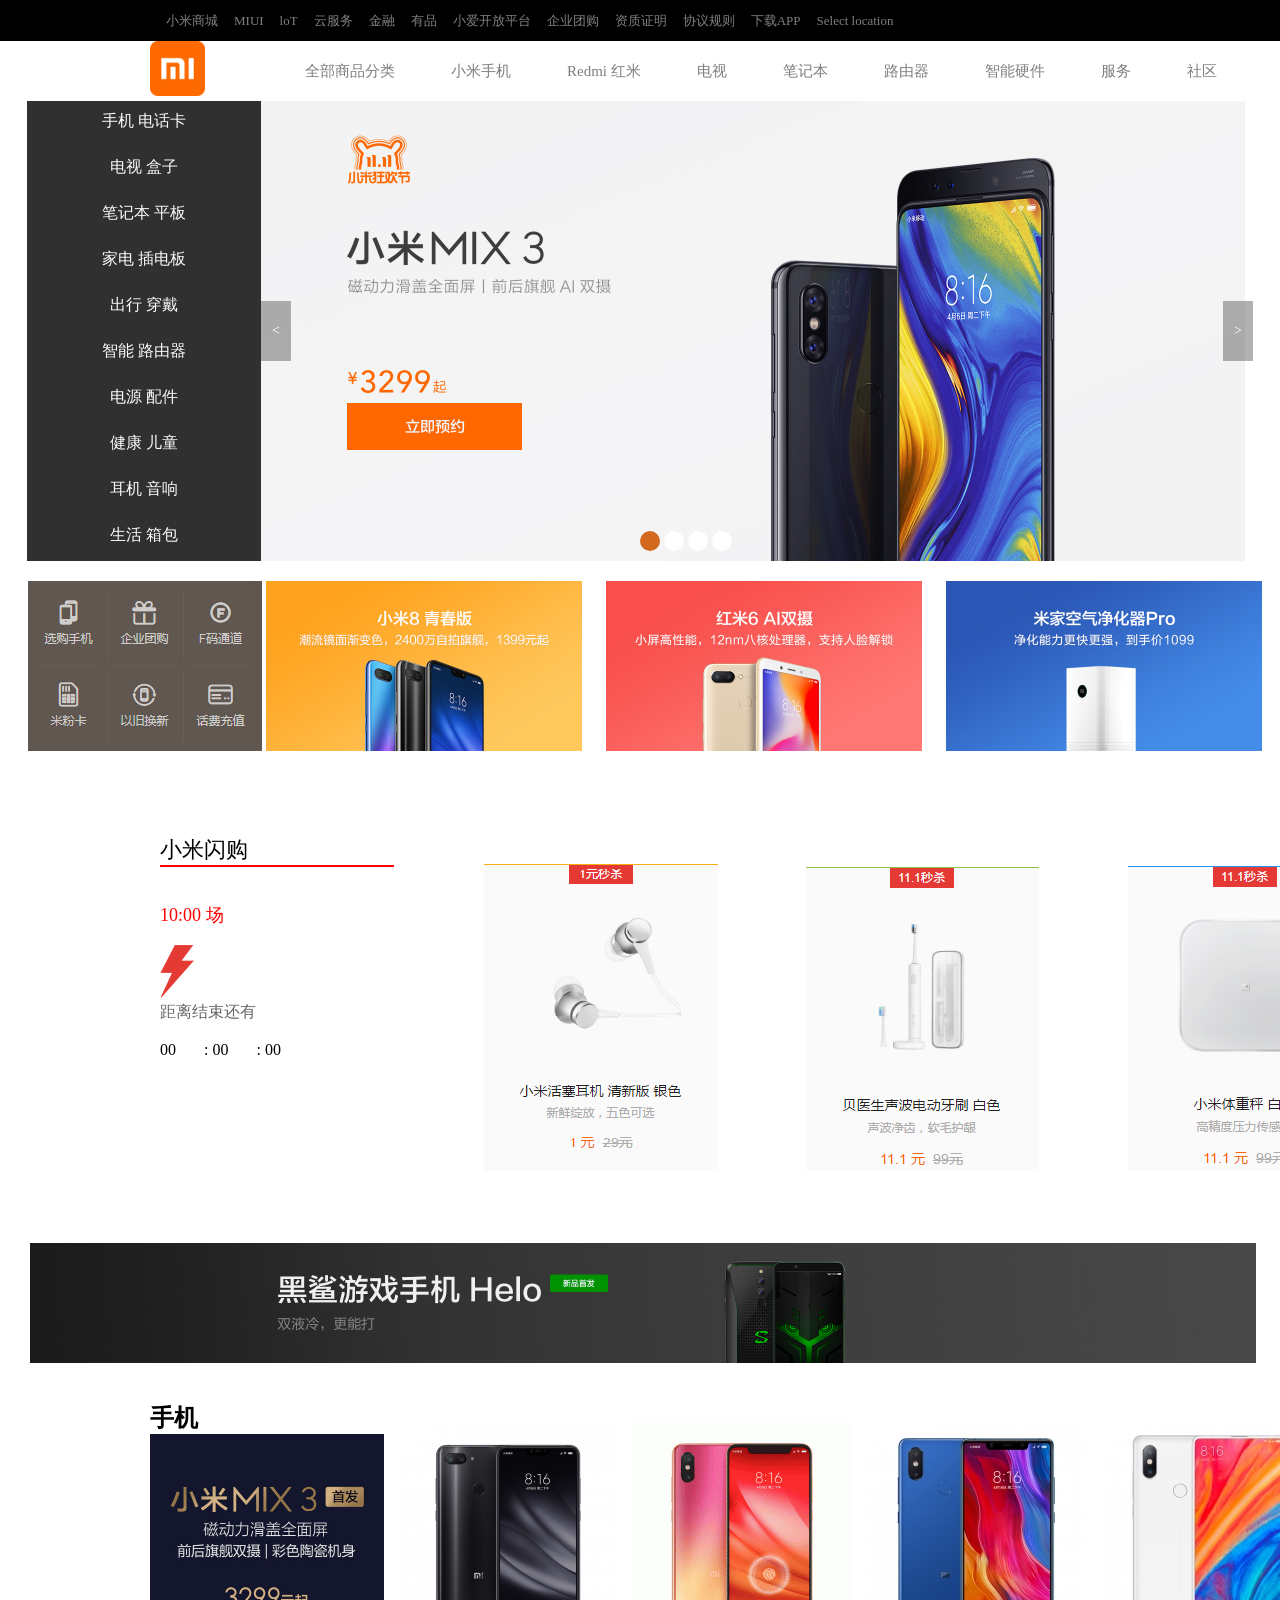
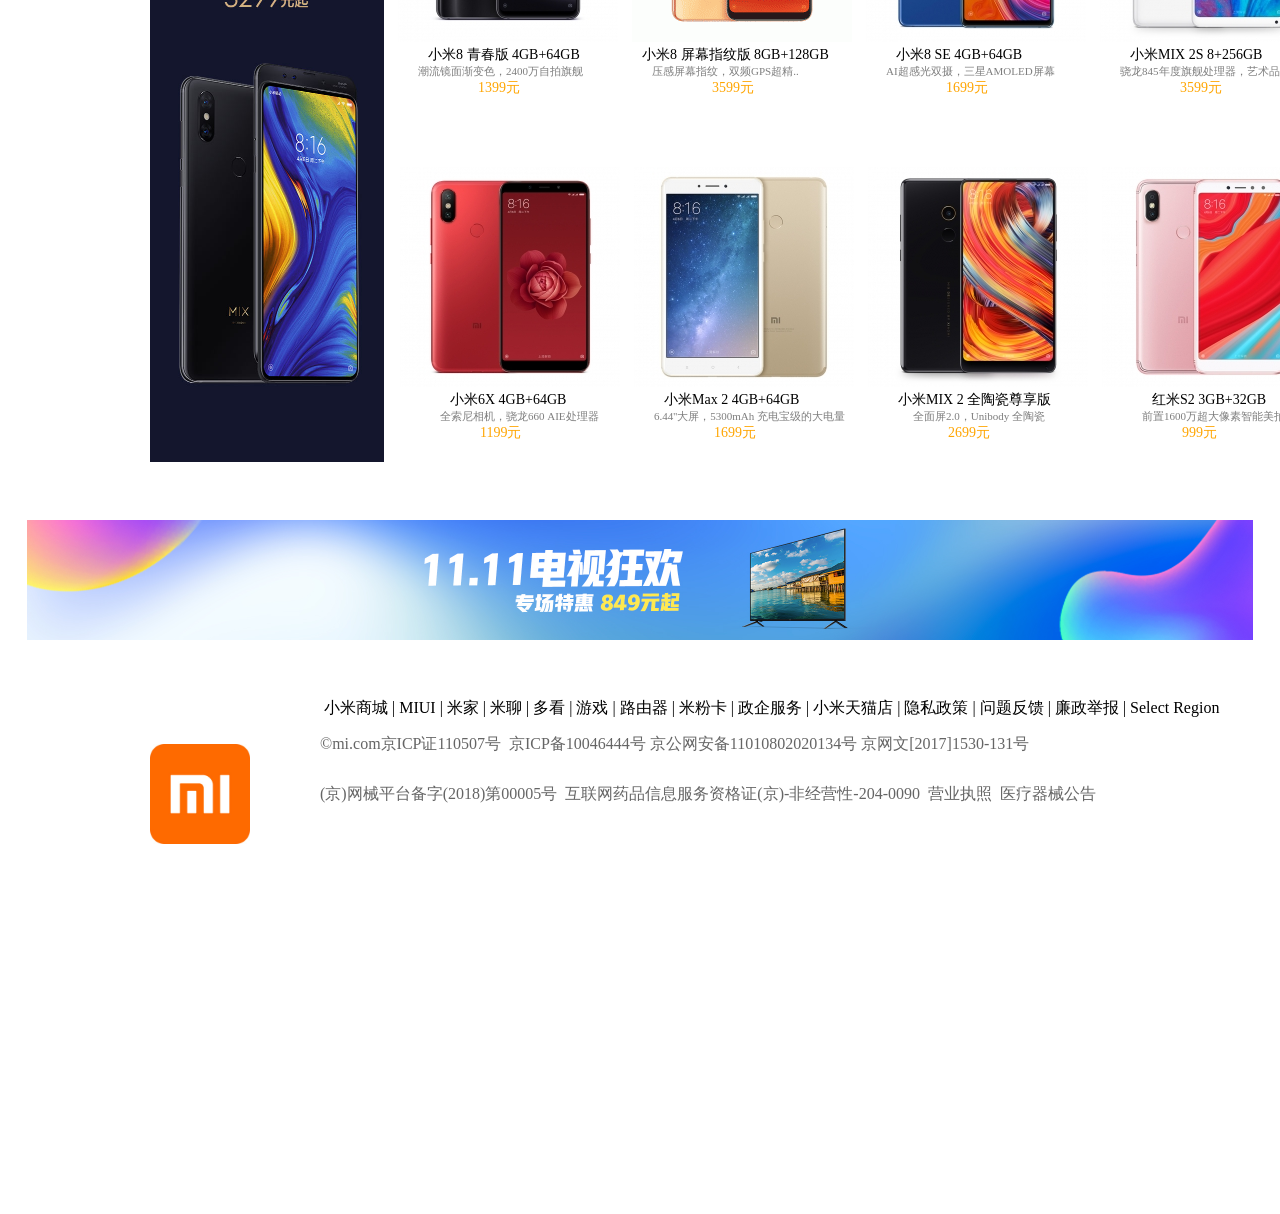
<file: index.html>
﻿<!DOCTYPE html>
<html lang="en" xmlns="style" xmlns="">
<head>

    <meta charset="utf-8" />
    <meta http-equiv="X-UA-Compatible" content="IE=edge">
    <title>小米商城官网</title>
    <meta name="viewport" content="width=device-width, initial-scale=1">
    <link rel="stylesheet" type="text/css" media="screen" href="./css/style.css" />
    <script src="./js/jquery-3.1.1.min.js"></script>

    <style type="text/css">

        *{
            padding: 0;
            margin: 0;
            list-style: none;
        }
        .t1 img{
            width: 1226px;
            height: 460px;
        }
        .s1{
            width: 1226px;
            height: 460px;
            margin: 50px auto;
            position: relative;
            bottom: 50px;
        }
        .s2{
            position: absolute;
            left: 0;
            top: 0;
            width: 234px;
            height: 460px;
            background: #000000;
            z-index:10;
            opacity: 0.8;
        }
        .s2 li{
            width: 234px;
            height: 46px;
            text-align: center;
        }
        .s2 li:hover{
            background-color: chocolate;
        }
        .s2-ul span{
            display: inline-block;
            position: relative;
            top: 10px;
            font-size: 16px;
        }
        .s2-ul a{
            text-decoration: none;
            color: white;
        }
        .s5 img{
            margin-left: 80px;
        }

        .t1 li{
            position: absolute;
            top: 0;
            left: 0;
            display: none;
        }
        .t2 li{
            width: 20px;
            height: 20px;
            background: white;
            font-size: 14px;
            border-radius: 50%;
            text-align: center;
            display: inline-block;
            cursor: pointer;
        }
        .t2 li.active{
            background-color: chocolate;
        }
        .t2{
            position: absolute;
            bottom: 10px;
            left:50%;
        }
        .s1 .anniu{
            width: 30px;
            height: 60px;
            background: rgba(0, 0, 0, 0.3);
            color: white;
            font-size: 14px;
            text-align: center;
            line-height: 60px;
            position: absolute;
            top: 50%;
            margin-top: -30px;
            cursor: pointer;
        }
        .s1 .left{
            left: 234px;
        }
        .s1 .right{
            right: 0;
        }

        .top-right div{
            padding: 20px;
        }
        .top{
            background: black;
            line-height: 40px;
        }
        .top a{
            color: white;
            text-decoration: none;
            font-size: 13px;
            opacity: 0.5;
            padding:6px;
        }
        .top a:hover{
            opacity: 1;
        }
        .s3{
            position: relative;
            bottom: 80px;
            left: 140px;
        }
        .s3-img-1{
            position: relative;
            right: 155px;
        }
        .s3-img-2{
            position: relative;
            right: 155px;
        }
        .s3-img-3{
            position: relative;
            right: 135px;
        }
        .s3-img-4{
            position: relative;
            right: 115px;
        }
        .s4-1{
            width: 234px;
            height: 340px;
            background: white;
            border-top: 2px solid red;
        }
        .s4-headfont{
            font-size: 22px;
        }
        .s4{
            position: relative;
            left: 60px;
        }

        .s6{
            position: relative;
            bottom:260px;
            left: 150px;
        }
        .s6 div{
            display: inline-block;
            position: relative ;
            bottom: 370px;
            margin-left: 10px;
            cursor: pointer;
        }
        .s6 div:hover{
            box-shadow: #000000 1px 1px 5px;
        }
        .s6-2-1,.s6-2-2,.s6-2-3,.s6-2-4{
            position: relative;
            left: 240px;
            top:-300px;
        }

        .list-1{
            position: relative;
            left: 200px;
        }
        .denglu-font{
            position: relative;
            left: 160px;
        }
        #img1{
            position: absolute;
            left: 230px;
        }
        .denglu-font2{
            position: relative;
            display: inline;
            left: 450px;
        }
        .s4-123{
            position: relative;
            left: 100px;
        }

        #foot{
            width: 100%;
            height: 70px;
            display: block;
            position: relative;
            left: 150px;
            bottom: 400px;
        }
        #foot img{
            width: 100px;
            height: 100px;
        }

        #foot div span a{
            text-decoration: none;
        }
        .jiange{
            position: relative;
            left: 170px;
            bottom: 150px;
        }
        #foot div a{
            text-decoration: none;
            color: #000000;
        }
        #foot p a{
            line-height: 50px;
            text-decoration: none;
            color: #000000;
            opacity: 0.6;
        }
        #foot p{
            position: relative;
            left: 170px;
            bottom: 150px;
            display: block;
        }
        #foot p a:hover{
            color: orange;
        }
        #foot div a:hover{
            color: orange;
        }

    </style>
</head>
<body>
<!--轮播代码设置start -->
<script type="text/javascript">
    $(function(){
        //初始化，设置第一个出现的图片和触碰点
        $(".t1 li").first().show();
        $(".t2 li").first().addClass("active");
//鼠标悬停事件，排斥其他按钮
        $(".t2 li").mouseover(function(){
            //悬停时
            clearInterval(t);
            $(this).addClass("active").siblings("li").removeClass("active");
            var index=$(this).index();//获取索引

            i=index;

            $(".t1 li").eq(index).fadeIn().siblings("li").fadeOut();//筛选淡入其余淡出
        })
//定时自动 setInterval(所执行方法函数，毫秒)
//所设定时间为3000毫秒,即3秒一次
        var i=0;
        var t = setInterval(move,3000);

        function move(){//一次定义函数多次使用
            i++;
            if(i==4){
                i=0;//判断循环到四张图的时候回到第一图重新播放
            }
            $(".t2 li").eq(i).addClass("active").siblings("li").removeClass("active");
            $(".t1 li").eq(i).fadeIn().siblings().fadeOut();//筛选淡入
        }

        function moveleft(){//一次定义函数多次使用(向左的滑板)
            i--;
            if(i==-1){
                i=3;//判断循环到四张图的时候回到第一图重新播放
            }
            $(".t2 li").eq(i).addClass("active").siblings("li").removeClass("active");
            $(".t1 li").eq(i).fadeIn().siblings().fadeOut();//筛选淡入
        }




        $(".s1").hover(function(){
            clearInterval(t);//鼠标移入停止
        },function(){
            t = setInterval(move,2000);//鼠标移出继续动
        })

        $(".s1 .right").click(function(){
            move();
        })
//点击左边箭头执行的动画
        $(".s1 .left").click(function(){
            moveleft();
        })
    })
 //轮播代码设置end



    //下拉菜单开始
    $(document).ready(function(){
        $("#img1").hide();
    })
    $(document).ready(function(){
        $(".click1").click(function(){
            $("#img1").slideToggle();
        })
    });
</script>
<div class="top">
    <div class="denglu-font">
        <a href="#" id="dingbuhome">小米商城</a>
        <a href="#">MIUI</a>
        <a href="#">loT</a>
        <a href="#">云服务</a>
        <a href="#">金融</a>
        <a href="#">有品</a>
        <a href="#">小爱开放平台</a>
        <a href="#">企业团购</a>
        <a href="#">资质证明</a>
        <a href="#">协议规则</a>
        <a href="#">下载APP</a>
        <a href="#">Select location</a>
        <div class="denglu-font2">
            <a href="login.html" class="dengLu">登录</a>
            <a href="register.html" class="zhuche">注册</a>
            <a href="#" class="xiaoxi">消息通知</a>
        </div>
    </div>


</div>
<div class="list-1">
    <ul class="list-ul-2" style="position: relative;right: 190px;">
        <li><img src="img/timg.jpg" width="55px" height="55px" class="img-logo"/></li>
        <li><a href="#">全部商品分类</a></li>
        <li><a href="#" class="click1">小米手机</a></li>
        <li><a href="#">Redmi 红米</a></li>
        <li><a href="tv4c.html">电视</a></li>
        <li><a href="bijibenmenu.html">笔记本</a></li>
        <li><a href="#">路由器</a></li>
        <li><a href="#">智能硬件</a></li>
        <li><a href="#">服务</a></li>
        <li><a href="#">社区</a></li>
    </ul>
</div>

<!--下拉菜单开始-->
<div id="img1" style="z-index: 999; display: inline;position: absolute;left: 100px;">
    <ul>
        <li>
            <div id="img1-1">
                <a href="mix3.html" style="text-decoration: none;">
                    <img src="img/mix3-320.png" width="130px" height="100px"/>
                    <p style="font-size: 12px; color: #000000;">小米MIX3</p>
                    <p style="font-size: 11px; color: #FFA500;">3299元起</p>
                </a>
            </div>
        </li>
        <li>
            <div id="img1-2" >

                <a href="#" style="text-decoration: none;">
                    <img src="img/pc-320-220-mi8.png" width="130px" height="100px"/>

                    <p style="font-size: 12px;">小米8 青春版</p>
                    <p style="font-size: 11px; color: #FFA500;">1399元起</p>
                </a>
            </div>
        </li>
        <li>
            <div id="img1-3">
                <a href="mi8.html" style="text-decoration: none;">
                    <img src="img/pingmu-320.png" width="130px" height="100px"/>
                    <p style="font-size: 12px;">小米8 屏幕指纹版</p>
                    <p style="font-size: 11px; color: #FFA500;">3199元起</p>
                </a>
            </div>
        </li>
        <li>
            <div id="img1-4" style="text-decoration: none;">
                <a href="#"  style="text-decoration: none;">
                    <img src="img/qingchun-320.png" width="130px" height="100px"/>
                    <p style="font-size: 12px;">小米8</p>
                    <p style="font-size: 11px; color: #FFA500;">2699元起</p>
                </a>
            </div>
        </li>
    </ul>
</div>



<div class="s1">
    <!--轮播区左边的导航区-->
    <div class="s2">
        <ul class="s2-ul">
            <a href="mix3.html"><li><span>手机 电话卡</span></li></a>
            <a href="tv4c.html"><li><span>电视 盒子</span></li></a>
            <a href="bijibenmenu.html"><li><span>笔记本 平板</span></li></a>
            <a href="#"><li><span>家电 插电板</span></li></a>
            <a href="#"><li><span>出行 穿戴</span></li></a>
            <a href="#"><li><span>智能 路由器</span></li></a>
            <a href="#"><li><span>电源 配件</span></li></a>
            <a href="#"><li><span>健康 儿童</span></li></a>
            <a href="#"><li><span>耳机 音响</span></li></a>
            <a href="#"><li><span>生活 箱包</span></li></a>
        </ul>
    </div>
    <!--轮播区左边的导航区end-->


    <!--轮播页面-->
    <div class="t1">
        <ul>
            <li><a href="./mix3.html"><img src="./img/1.jpg"  alt=""></a></li>
            <li><a href="#"><img src="./img/2.jpg" alt=""></a></li>
            <li><a href="#"><img src="./img/4.jpg" alt=""></a></li>
            <li><a href="#"><img src="./img/3s.jpg" alt=""> </a> </li>
        </ul>
        <style>
            .t1-1{
                background-color: white;
            }
        </style>
        <div class="t1-1">
        </div>

    </div>
    <div class="t2">
        <ul>
            <li>&nbsp;</li>
            <li>&nbsp;</li>
            <li>&nbsp;</li>
            <li>&nbsp;</li>
        </ul>
    </div>
    <div class="anniu left">
        <
    </div>
    <div class="anniu right">
        >
    </div>
    <!--轮播页面end-->

</div>
<!--轮播图下面一列-->
<div class="s3" align="center">
    <a href="#"><img src="img/left-img.png" alt="" width="234px" height="170x" class="s3-img-1"></a>
    <a href="mi8.html"><img src="img/xmad_1.jpg" alt="" width="316px" height="170x" class="s3-img-2"></a>
    <a href="#"><img src="img/xmad_2.jpg" alt="" width="316px" height="170x" class="s3-img-3"></a>
    <a href="AirPurifierPro.html"><img src="img/xmad_3.jpg" alt="" width="316px" height="170x" class="s3-img-4"></a>
</div>
<!--轮播图下面一列end-->



<!--小米闪购-->
<div class="s4-123">
    <div class="s4">
        <p class="s4-headfont" style="display: inline-block;">小米闪购</p>
        <div class="s4-1" >
            <br>
            <br>
            <p style="color: red;font-size: 18px">10:00&nbsp;场</p>
            <br>
            <img src="./img/flashpurchase.png" alt="">
            <br>
            <p style="color: black;opacity: 0.6;">距离结束还有</p>
            <br>
            <p style="display: inline-block;color: black;width: 40px;height: 40px;">00</p>
            <p style="display: inline-block">:</p>
            <p style="display: inline-block;color: black;width: 40px;height: 40px;">00</p>
            <p style="display: inline-block">:</p>
            <p style="display: inline-block;color: black;width: 40px;height: 40px;">00</p>
        </div>

    </div>


    <div class="s5" style="position: relative; bottom: 345px ;left:300px">
        <a href="#"><img src="./img/shangou1.png" alt=""></a>
        <a href="#"><img src="./img/shangou2.png" alt=""></a>
        <a href="#"><img src="./img/shangou3.png" alt=""></a>
        <div style="text-align: center">
            <br>
            <img src="./img/heisha.jpg" alt="" width="1226px" height="120px" style="position: relative; right: 450px ;top:50px;cursor: pointer;">
        </div>
    </div>
</div>
<!--小米闪购end-->



<!--手机区-->
<div class="s6">
    <h2>手机</h2>
    <a href="mix3.html"><img src="./img/shoujileft.jpg" alt="" width="234px" height="628px" style=""></a>

    <div class="s6-1">
        <img src="./img/shouji1.jpg" alt="">
        <p style="position: relative;left: 30px;font-size: 14px">小米8 青春版 4GB+64GB</p>
        <p style="font-size:11px;color:black;opacity: 0.5;position: relative;left:20px;">潮流镜面渐变色，2400万自拍旗舰</p>
        <p style="font-size: 14px;position:relative;left: 80px;color: #FFA500">1399元</p>
    </div>
    <div class="s6-2">
        <img src="./img/shouji2.png" alt="">
        <p style="position: relative;left: 10px;font-size: 14px">小米8 屏幕指纹版 8GB+128GB</p>
        <p style="font-size:11px;color:black;opacity: 0.5;position: relative;left:20px;">压感屏幕指纹，双频GPS超精..</p>
        <p style="font-size: 14px;position:relative;left: 80px;color: #FFA500">3599元</p>
    </div>
    <div class="s6-3">
        <img src="./img/shouji3.jpg" alt="">
        <p style="position: relative;left: 30px;font-size: 14px">小米8 SE 4GB+64GB</p>
        <p style="font-size:11px;color:black;opacity: 0.5;position: relative;left:20px;">AI超感光双摄，三星AMOLED屏幕</p>
        <p style="font-size: 14px;position:relative;left: 80px;color: #FFA500">1699元</p>
    </div>
    <div class="s6-4">
        <img src="./img/shouji4.jpg" alt="">
        <p style="position: relative;left: 30px;font-size: 14px;">小米MIX 2S 8+256GB</p>
        <p style="font-size:11px;color:black;opacity: 0.5;position: relative;left:20px;">骁龙845年度旗舰处理器，艺术品般陶..</p>
        <p style="font-size: 14px;position:relative;left: 80px;color: #FFA500">3599元</p>
    </div>
    <br>
    <div class="s6-2-1">
        <img src="./img/shouji5.jpg" alt="">
        <p style="position: relative;left: 50px;font-size: 14px;">小米6X 4GB+64GB</p>
        <p style="font-size:11px;color:black;opacity: 0.5;position: relative;left:40px;">全索尼相机，骁龙660 AIE处理器</p>
        <p style="font-size: 14px;position:relative;left: 80px;color: #FFA500">1199元</p>
    </div>
    <div class="s6-2-2">
        <img src="./img/shouji6.jpg" alt="">
        <p style="position: relative;left: 30px;font-size: 14px;">小米Max 2 4GB+64GB</p>
        <p style="font-size:11px;color:black;opacity: 0.5;position: relative;left:20px;">6.44''大屏，5300mAh 充电宝级的大电量</p>
        <p style="font-size: 14px;position:relative;left: 80px;color: #FFA500">1699元</p>
    </div>
    <div class="s6-2-3">
        <img src="./img/shouji7.jpg" alt="">
        <p style="position: relative;left: 30px;font-size: 14px;">小米MIX 2 全陶瓷尊享版</p>
        <p style="font-size:11px;color:black;opacity: 0.5;position: relative;left:45px;">全面屏2.0，Unibody 全陶瓷</p>
        <p style="font-size: 14px;position:relative;left: 80px;color: #FFA500">2699元</p>
    </div>
    <div class="s6-2-4">
        <img src="./img/shouji8.jpg" alt="">
        <p style="position: relative;left: 50px;font-size: 14px;">红米S2 3GB+32GB</p>
        <p style="font-size:11px;color:black;opacity: 0.5;position: relative;left:40px;">前置1600万超大像素智能美拍</p>
        <p style="font-size: 14px;position:relative;left: 80px;color: #FFA500">999元</p>
    </div>
</div>
<br>
<div style="text-align: center">
    <img src="./img/dianshi.jpg" alt="" width="1226px" height="120px" style="position: relative; bottom: 500px" >
</div>

<!--手机区end-->




<!--版权信息-->
<div id="foot">
    <img src="img/timg.jpg"/>
    <div class="jiange"><a href="#dingbuhome">&nbsp;小米商城&nbsp;</a>|<a href="">&nbsp;MIUI&nbsp;</a>|<a href="">&nbsp;米家&nbsp;</a>|<a href="">&nbsp;米聊&nbsp;</a>|<a href="">&nbsp;多看&nbsp;</a>|<a href="">&nbsp;游戏&nbsp;</a>|<a href="">&nbsp;路由器&nbsp;</a>|<a href="">&nbsp;米粉卡&nbsp;</a>|<a href="">&nbsp;政企服务&nbsp;</a>|<a href="">&nbsp;小米天猫店&nbsp;</a>|<a href="">&nbsp;隐私政策&nbsp;</a>|<a href="">&nbsp;问题反馈&nbsp;</a>|<a href="">&nbsp;廉政举报&nbsp;</a>|<a href="">&nbsp;Select Region&nbsp;</a></div>
    <p>
        <a href="">&copy;<span>mi.com</span>京ICP证110507号</a>&nbsp;
        <a href="">京ICP备10046444号</a>&nbsp;<a href="">京公网安备11010802020134号</a>&nbsp;<a href="">京网文[2017]1530-131号</a>
    </p>
    <p>
        <a href="">(京)网械平台备字(2018)第00005号</a>&nbsp;
        <a href="">互联网药品信息服务资格证(京)-非经营性-204-0090</a>&nbsp;
        <a href="">营业执照</a>&nbsp;
        <a href="">医疗器械公告</a>
    </p>
</div>
</body>
</html>
</file>
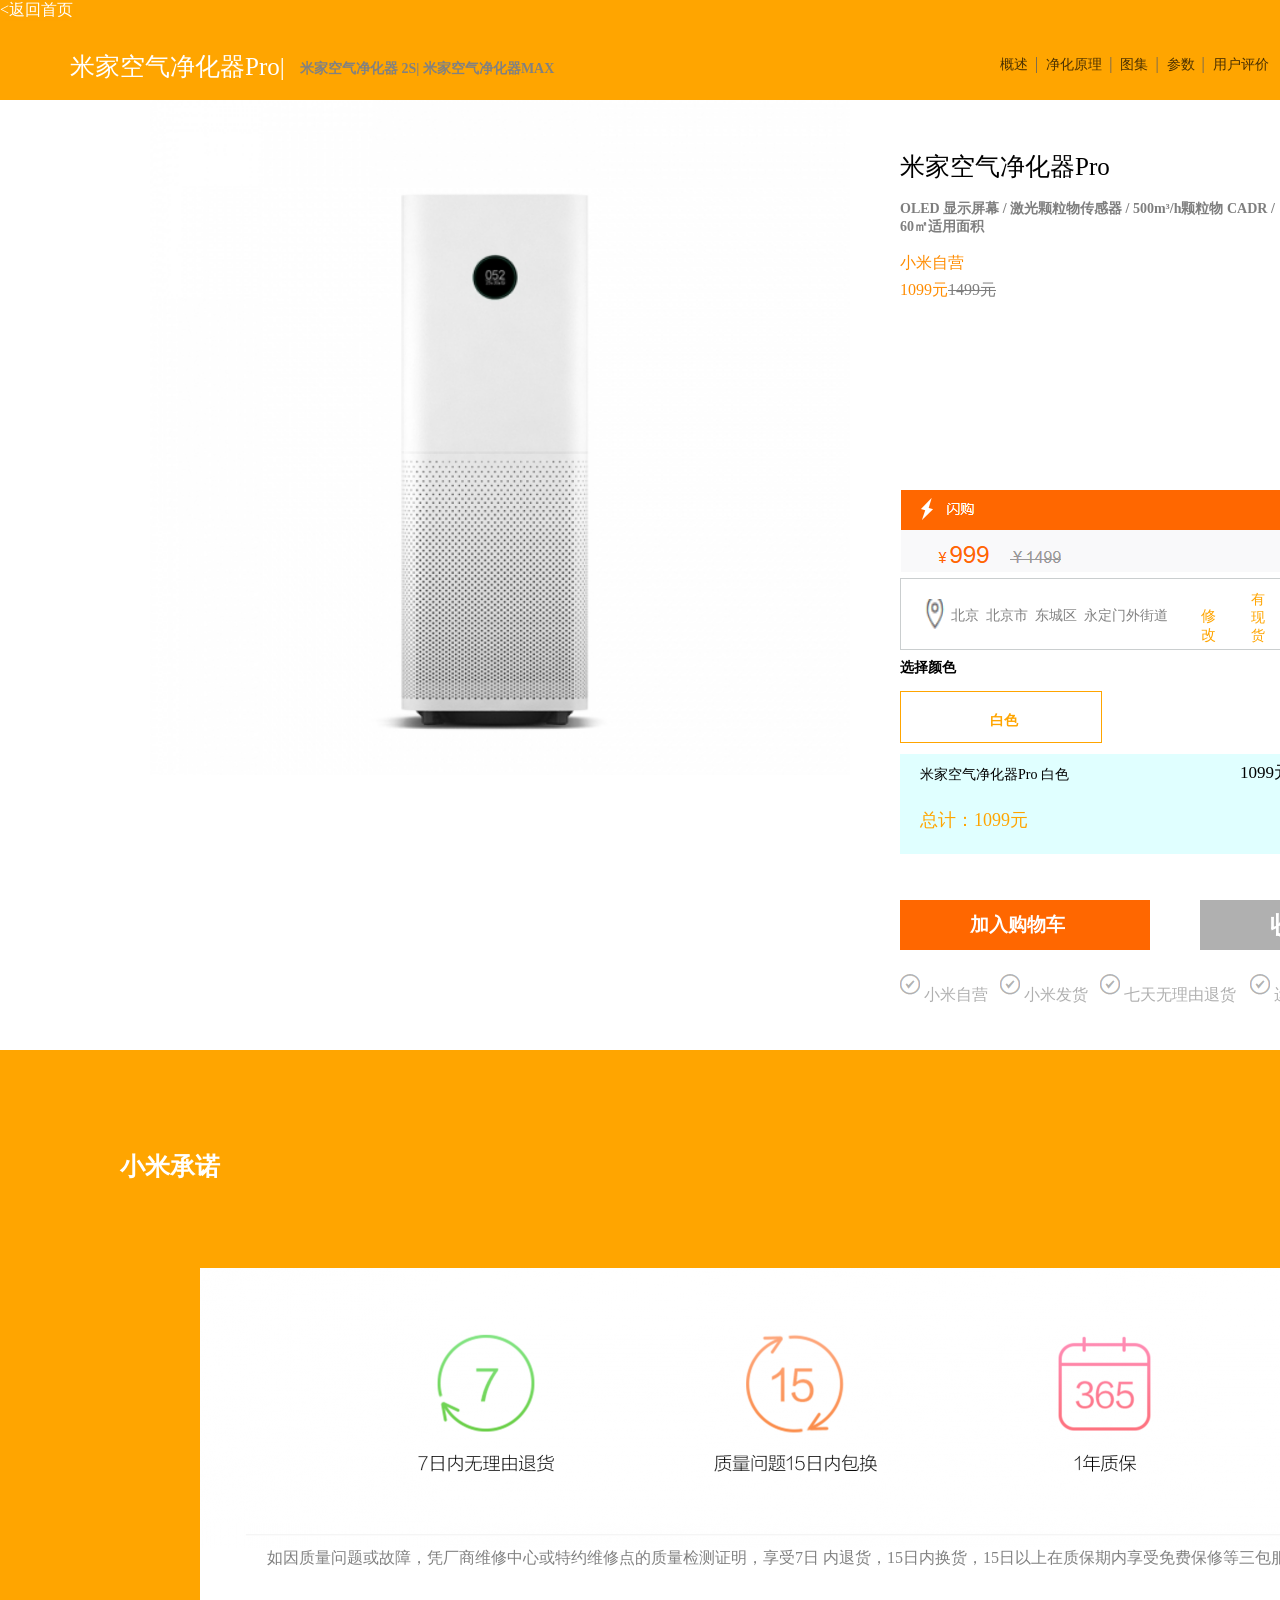
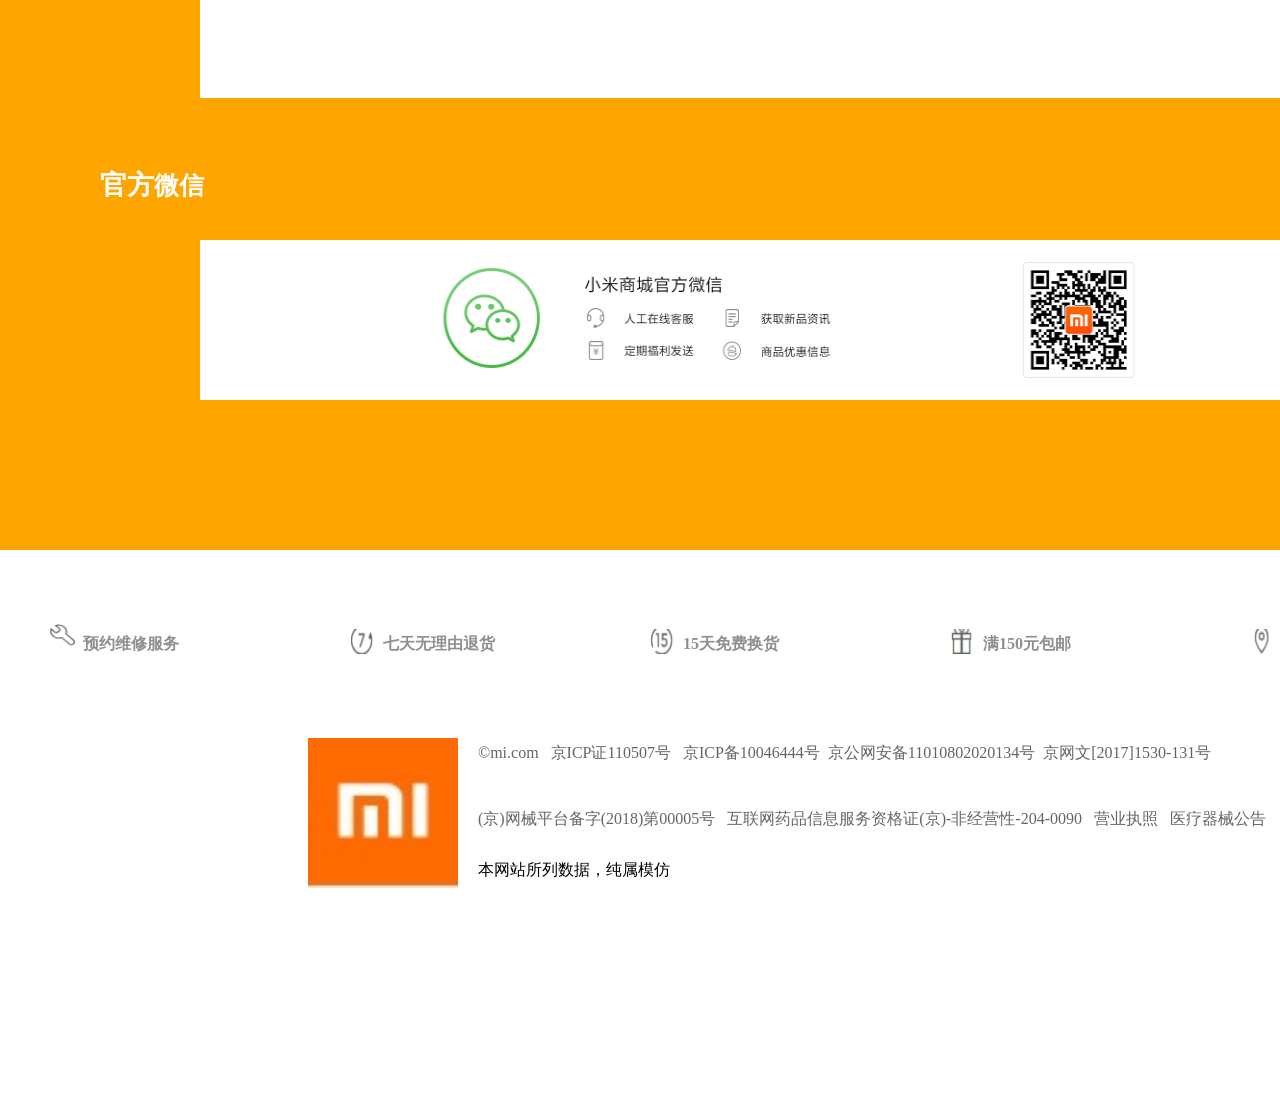
<file: AirPurifierPro.html>
<!DOCTYPE html>
<html lang="en">
	<head>
		<meta charset="UTF-8">
		<title></title>
		<style type="text/css">
			#box1{
				width: 100%;
				height: 100px;
				background:orange;
				position: fixed;
				top: 0;
				left: 0;
				text-decoration: none;
				z-index: 5;
			}
			div:nth-of-type(1){
				display: inline;
				position: fixed;
				right: 0;
				top: 0;
			}
			div:nth-of-type(1) h1{
				font-size: 25px;
				display: inline;
				color: white;
				font-weight: initial;
				position: absolute;
				left: 70px;
				bottom: 0px;
			}
			div:nth-of-type(1) h2{
				font-size: 14px;
				display: inline;
				position: absolute;
				left: 300px;
				bottom: 10px;
			}
			div:nth-of-type(1) h2 a{
				color: #818181;
				text-decoration: none;
			}
			div:nth-of-type(1) a:hover{
				color: white;
			}
			div:nth-of-type(1) p{
				display: inline;
				color: #616161;
				position: absolute;
				left: 1000px;
				bottom: 10px;
			}
			div:nth-of-type(1) p a{
				color: #000000;
				font-size: 14px;
				opacity: 0.7;
				text-decoration: none;
			}
			div:nth-of-type(1) span a{
				border: 5px;
				background-color: orange;
				text-decoration: none;
				border-radius: 1px;
				box-shadow: 2px 2px 2px orange;
				color: white;
			}
			div:nth-of-type(1) span a:hover{
				color: white;
				background-color:white;
			}
			#zonghezhang{
				width: 100%;
				height: 2300px;
			}
			#jing{
				display: inline-block;
				width: 100%;
				height: 800px;
				position: absolute;
				bottom: -450px;
				left: 0px;
			}
			#jing img{
				width: 700px;
				height: 700px;
				position: absolute;
				bottom: 25px;
				left: 150px;
				transition: all 0.5s ease-in-out;
			}
			#jing img:hover{
				transform: rotate(0deg) scale(1.05);
			}
			#jing h1{
				position:absolute;
				bottom: 600px;
				left: 900px;
				color: black;
			}
			#jing h3{
				position:absolute;
				bottom: 550px;
				left: 900px;
				font-size: 14px;
				color: #000000;
				opacity: 0.5;
			}
			#jing p{
				position:absolute;
				bottom:510px;
				left: 900px;
				font-size: 16px;
				color: darkorange;
			}
			.sanchuxian{
				width: 300px;
				height: 20px;
				position:absolute;
				bottom:500px;
				left: 900px;
				font-size: 16px;
				color: darkorange;
			}
			.sanchuxian img{
				width: 500px;
				height: 70px;
				position: absolute;
				bottom: -150px;
			}
			.sanchuxian span{
				color: #000000;
				opacity: 0.5;
				text-decoration: line-through;
			}
			.sanchuxian2{
				width: 300px;
				height: 20px;
				position:absolute;
				bottom:390px;
				left: 900px;
			}
			#dizhi{
				width: 400px;
				height: 70px;
				background-color: white;
				border: 1px #CACECF solid;
				position: absolute;
				bottom: 250px;
				left: 900px;
			}
			#dizhi img{
				width: 30px;
				height: 30px;
				position: absolute;
				left: 20px;
				bottom: 20px;
			}
			#dizhi p{
				font-size: 14px;
				color: #818181;
				position: absolute;
				left: 50px;
				bottom: 10px;
			}
			#dizhi span{
				color: orange;
				position: absolute;
				left: 300px;
				bottom: -20px;
			}
			#dizhi a{
				font-size: 15px;
				color: orange;
				text-decoration: none;
				position: absolute;
				left: 250px;
				bottom: -20px;
			}
			#dizhi a:hover{
				color: yellow;
			}
			#yanse{
				width: 250px;
				height: 100px;
				font-size: 14px;
				font-weight: initial;
				position: absolute;
				bottom: 150px;
				left: 900px;
			}
			#yanse h1{
				font-size: 14px;
			}
			#yanse p{
				width: 200px;
				height: 50px;
				border: 1px orange solid;
				background-repeat: no-repeat;
				background-size: 20px 30px;
				background-position: 50px;
			}
			#yanse p a{
				font-size: 14px;
				font-weight: bold;
				color: orange;
				text-decoration: none;
				position: absolute;
				left: 90px;
				bottom: 20px;
				transition: all 0.5s ease-in-out;
				cursor: pointer;
			}
			#yanse p a:hover{
				transform: rotate(0deg) scale(1.5);
				color: #FF6700;
			}
			#zongji{
				width: 500px;
				height: 100px;
				position: absolute;
				bottom: 150px;
				left: 900px;
			}
			.jihe{
				width: 500px;
				height: 100px;
				border: 0px orange solid;
				background-color: lightcyan;
				position: absolute;
				bottom: -120px;
				left: 0px;
			} 
			.jihe a{
				font-size: 14px;
				position: absolute;
				left: 20px;
				bottom: 70px;
			}
			.jihe a:nth-of-type(2){
				font-size: 17px;
				position: absolute;
				left: 340px;
				bottom: 70px;
			}
			.jihe a span{
				font-size: 17px;
				position: absolute;
				left:80px;
				bottom: 0px;
				text-decoration: line-through;
			}
			.hedazi{
				font-size: 18px;
				color: orange;
				position: absolute;
				left: 20px;
				bottom: -100px;
			}
			#gouwu{
				width: 250px;
				height: 50px;
				background-color: #FF6700;
				position: absolute;
				bottom: -50px;
				left: 900px;
			}
			#gouwu h3{
				width: 250px;
				height: 50px;
				border: 0px orange solid;
				position: absolute;
				bottom: -20px;
			}
			#gouwu h3 p{
				position: absolute;
				bottom: -5px;
				left: 70px;
			}
			#gouwu h3 p a{
				color: white;
				text-decoration: none;
			}
			#gouwu h3 p a:hover{
				color: #FFFF00;
			}
			#shoucang{
				width: 200px;
				height: 50px;
				background-color: #B0B0B0;
				position: absolute;
				bottom: -50px;
				left: 1200px;
			}
			#shoucang h2{
				width: 200px;
				height: 50px;
				border: 0px orange solid;
				position: absolute;
				bottom: -20px;
			}
			#shoucang h2 p{
				position: absolute;
				bottom: -15px;
				left: 70px;
			}
			#shoucang h2 p a{
				color: white;
				text-decoration: none;
			}
			#shoucang h2 p a:hover{
				color: #424242;
			}
			#fangshi{
				width: 100px;
				height: 50px;
				background-color: white;
				position: absolute;
				bottom: -120px;
				left: 900px;
			}
			#fangshi a{
				color: #B0B0B0;
			}
			#fangshi2{
				width: 100px;
				height: 50px;
				background-color: white;
				position: absolute;
				bottom: -120px;
				left: 1000px;
			}
			#fangshi2 a{
				color: #B0B0B0;
			}
			#fangshi3{
				width: 150px;
				height: 50px;
				background-color: white;
				position: absolute;
				bottom: -120px;
				left: 1100px;
			}
			#fangshi3 a{
				color: #B0B0B0;
			}
			#fangshi4{
				width: 100px;
				height: 50px;
				background-color: white;
				position: absolute;
				bottom: -120px;
				left: 1250px;
			}
			#fangshi4 a{
				color: #B0B0B0;
			}
			#fangshi5{
				width: 150px;
				height: 50px;
				background-color: white;
				position: absolute;
				bottom: -120px;
				left: 1350px;
			}
			#fangshi5 a{
				color: #B0B0B0;
			}
			#dierhe{
				width: 100%;
				height: 1100px;
				background-color:orange ;
				position: absolute;
				bottom: -1250px;
				left: 0px;
			}
			#xiao{
				width: 100%;
				height: 100px;
				margin: 50px;
				position: absolute;
				bottom: -720px;
				left: 0px;
			}
			#xiao h1{
				font-size: 25px;
				font-weight: bold;
				color: white;
			}
			#xiao h1 a{
				width: 150px;
				height: 100px;
				font-size: 20px;
				font-weight: bold;
				color: white;;
				text-decoration: none;
				position: absolute;
				bottom: -50px;
				left: 1200px;
			}
			#xiao h1 a:hover{
				color: #FF8C00;
			}
			.xingtu{
				width: 100%;
				height: 375px;
			}
			.xingtu img{
				position: absolute;
				bottom: 600px;
				left: 200px;
			}
			.xingtu p{
				width: 1186px;
				height: 150px;
				border: 0px orange solid;
				text-align: center;
				color: #818181;
				background-color: white;
				position: absolute;
				bottom: 436px;
				left: 200px;
			}
			#xiao2{
				width: 100%;
				height: 100px;
				margin: 100px;
				position: absolute;
				bottom: 200px;
				left: 0px;
			}
			#xiao2 h1{
				font-size: 25px;
				color: white;
			}
			#xiao2 h1 span{
				font-size: 27px;
				font-weight: bold;
				color: white;
			}
			.xingtu2 img{
				width: 1180px;
				height: 160px;
				margin: 100px;
				position: absolute;
				bottom: 50px;
				left: 100px;
			}
			#fangwei a{
			text-align: center;
			color: #818181;
			text-decoration: none;
			}
			#zhong{
				width: 100%;
				height: 500px;
				position: absolute;
				bottom: -1800px;
				left: -1450px;
			}
			#zhong1{
				width: 200px;
				height: 100px;
				font-size: 16px;
				position: absolute;
				bottom: 10px;
				left: 500px;
			}
			#zhong1 p{
				width: 200px;
				height: 50px;
			}
			#zhong1 p img:nth-of-type(1){
				width: 25px;
				height: 25px;
				border: 0px #CACECF solid;
				text-align: center;
				
			}
			#zhong1 p img:nth-of-type(2){
				width: 25px;
				height: 25px;
				border: 0px #CACECF solid;
				text-align: center;
				position: absolute;
				left: 300px;
				bottom: 20px;
			}
			#zhong1 p img:nth-of-type(3){
				width: 25px;
				height: 25px;
				border: 0px #CACECF solid;
				text-align: center;
				position: absolute;
				left: 600px;
				bottom: 20px;
			}
			#zhong1 p img:nth-of-type(4){
				width: 25px;
				height: 25px;
				border: 0px #CACECF solid;
				text-align: center;
				position: absolute;
				left: 900px;
				bottom: 20px;
			}
			#zhong1 p img:nth-of-type(5){
				width: 25px;
				height: 25px;
				border: 0px #CACECF solid;
				text-align: center;
				position: absolute;
				left: 1200px;
				bottom: 20px;
			}
			#zhong1 p a:nth-of-type(1){
				width: 150px;
				height: 50px;
				font-size: 16px;
				font-weight: bold;
				color: #616161;
				text-decoration: none;
				position: absolute;
				left: 25px;
				bottom: -10px;
			}
			#zhong1 p a:nth-of-type(2){
				width: 150px;
				height: 50px;
				font-size: 16px;
				font-weight: bold;
				color: #616161;
				text-decoration: none;
				position: absolute;
				left: 325px;
				bottom: -10px;
			}
			#zhong1 p a:nth-of-type(3){
				width: 150px;
				height: 50px;
				font-size: 16px;
				font-weight: bold;
				color: #616161;
				text-decoration: none;
				position: absolute;
				left: 625px;
				bottom: -10px;
			}
			#zhong1 p a:nth-of-type(4){
				width: 150px;
				height: 50px;
				font-size: 16px;
				font-weight: bold;
				color: #616161;
				text-decoration: none;
				position: absolute;
				left: 925px;
				bottom: -10px;
			}
			#zhong1 p a:nth-of-type(5){
				width: 150px;
				height: 50px;
				font-size: 16px;
				font-weight: bold;
				color: #616161;
				text-decoration: none;
				position: absolute;
				left: 1225px;
				bottom: -10px;
			}
			#zhong1 p a:hover{
				color: #FF8C00;
			}
			#zuiwei{
			width: 100%;
			height: 300px;
			display: block;
			position:relative;
			bottom: -0px;
			left: 300px;
			z-index: 9;
		}
		#zuiwei img{
			width: 150px;
			height: 150px;
			position: relative;
			left: 0px;
			bottom: -30px;
		}
		#zuiwei div a{
			text-decoration: none;
			color: #000000;
		}
		#zuiwei p a{
			line-height: 50px;
			text-decoration: none;
			color: #000000;
			opacity: 0.6;
		}
		#zuiwei p{
			position: relative;
			left: 170px;
			bottom: 150px;
			display: block;
		}
		#zuiwei p a:hover{
			color: orange;
		}
		#zuiwei div a:hover{
			color: orange;
		}
		</style>
	</head>
	<body>
		<div id="box1">
		<span id="yt" style="position: relative;  color: white;">
			<a href="index.html">&lt;返回首页</a>
		</span>
			<h1>米家空气净化器Pro|</h1><h2><a href="">米家空气净化器 2S|</a><a href=""> 米家空气净化器MAX</a></h2>
			<p><a href="">概述&nbsp;&nbsp;</a>|&nbsp;&nbsp;<a href="">净化原理&nbsp;&nbsp;</a>|&nbsp;&nbsp;<a href="">图集&nbsp;&nbsp;</a>|&nbsp;&nbsp;<a href="">参数&nbsp;&nbsp;</a>|&nbsp;&nbsp;<a href="">用户评价&nbsp;&nbsp;</a>
		</div>
		<div id="zonghezhang">
		<div id="jing">
				<img src="./img/pms_1477916442.08799062!560x560.jpg"/>
				<h1>米家空气净化器Pro</h1>
				<h3>OLED 显示屏幕 / 激光颗粒物传感器 / 500m³/h颗粒物 CADR / 60㎡适用面积</h3>
				<p>小米自营</p>
				<a class="sanchuxian">1099元<span>1499元</span></a>
		</div>
		<a class="sanchuxian2"><img src="./img/QQ图片20181106165604.png"/></a>
		<div id="dizhi">
				<img src="./img/标点.png"/>
				<p>北京&nbsp;&nbsp;北京市&nbsp;&nbsp;东城区&nbsp;&nbsp;永定门外街道
				<p>
					<a href="">修改</a><span>有现货</span>
				</p>
		</div>
		<div id="yanse">
			<h1>选择颜色</h1>
			<p>
				<a href="">白色</a>
			</p>
		</div>
		<div id="zongji">
			<p class="jihe">
				<a>米家空气净化器Pro 白色</a>
				<style type="text/css">
					.yuan{
						position: relative;
						
					}
				</style>
				<a>1099元<span class="removemoney">1499</span><p class="yuan" style="position:relative;top: 112px;left:465px;display: inline">元</p></a>
			</p>
			<p class="hedazi">总计：1099元</p>
		</div>
		<div id="gouwu">
			<h3><p><a href="">加入购物车</a></p></h3>
		</div>
		<div id="shoucang">
			<h2><p><a href="">收藏</a></p></h2>
		</div>
		<div id="fangshi">
			<img src="./img/截图 2018-11-07 09.52.14.png"/>
			<a>小米自营</a>
		</div>
		<div id="fangshi2">
			<img src="./img/截图 2018-11-07 09.52.14.png"/>
			<a>小米发货</a>
		</div>
		<div id="fangshi3">
			<img src="./img/截图 2018-11-07 09.52.14.png"/>
			<a>七天无理由退货</a>
		</div>
		<div id="fangshi4">
			<img src="./img/截图 2018-11-07 09.52.14.png"/>
			<a>运费说明</a>
		</div>
		<div id="fangshi5">
			<img src="./img/截图 2018-11-07 09.52.14.png"/>
			<a>售后服务政策</a>
		</div>
		<div id="dierhe">
			<div id="xiao">
				<h1>小米承诺
				<a href="">查看详情
				<img src="./img/截图 2018-11-07 10.31.36.png"/></a></h1>
			</div>
			<div class="xingtu">
				<img src="./img/a9.png"/>
				<p>
					如因质量问题或故障，凭厂商维修中心或特约维修点的质量检测证明，享受7日
					内退货，15日内换货，15日以上在质保期内享受免费保修等三包服务！</p>
			</div>
			<div id="xiao2">
				<h1><span>官方</span>微信</h1>
			</div>
			<div class="xingtu2">
				<img src="./img/efb.jpg"/>
			</div>
		</div>
		</div>
		<div id="zhong">
			<div id="zhong1">
				<p>
				<img src="./img/截图 2018-11-03 12.08.41.png"/>
				<a href="">&nbsp;&nbsp;预约维修服务&nbsp;&nbsp;</a>
				<img src="./img/7.png"/>
				<a href="">&nbsp;&nbsp;七天无理由退货&nbsp;&nbsp;</a>
				<img src="./img/15.png"/>
				<a href="">&nbsp;&nbsp;15天免费换货&nbsp;&nbsp;</a>
				<img src="./img/截图 2018-11-03 12.13.30.png"/>
				<a href="">&nbsp;&nbsp;满150元包邮&nbsp;&nbsp;</a>
				<img src="./img/标点.png"/>
				<a href="">&nbsp;&nbsp;520余家售后网点&nbsp;&nbsp;</a>
				</p>
			</div>
		</div>
		<div id="zuiwei">
				<img src="./img/mi.jpg"/>
				<p>
					<a href="">&copy;mi.com</a>&nbsp;&nbsp;
					<a href="">京ICP证110507号</a>&nbsp;&nbsp;
					<a href="">京ICP备10046444号</a>&nbsp;&nbsp;<a href="">京公网安备11010802020134号</a>&nbsp;&nbsp;<a href="">京网文[2017]1530-131号</a>
				</p>
				<p>
					<a href="">(京)网械平台备字(2018)第00005号</a>&nbsp;&nbsp;
					<a href="">互联网药品信息服务资格证(京)-非经营性-204-0090</a>&nbsp;&nbsp;
					<a href="">营业执照</a>&nbsp;&nbsp;
					<a href="">医疗器械公告</a>
				</p>
				<p>
					本网站所列数据，纯属模仿
				</p>
		</div>
	</body>
</html>
</file>
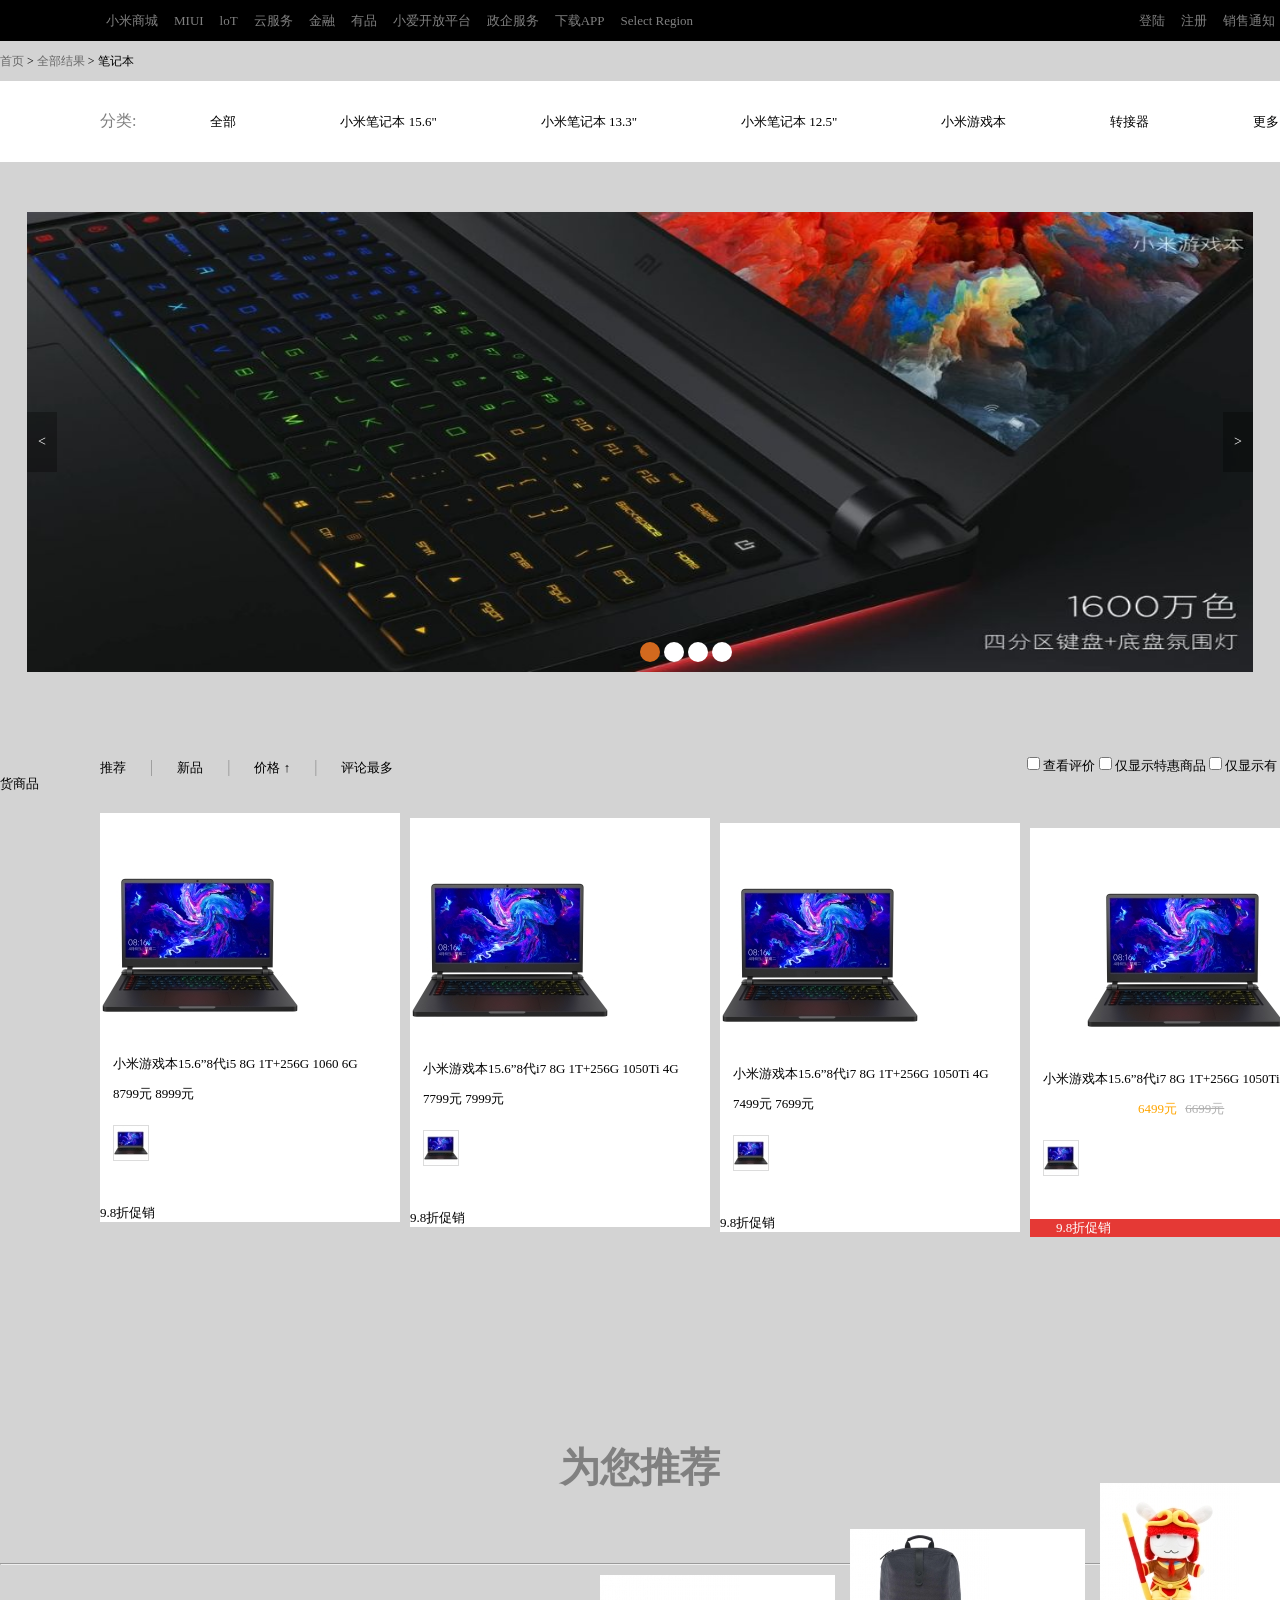
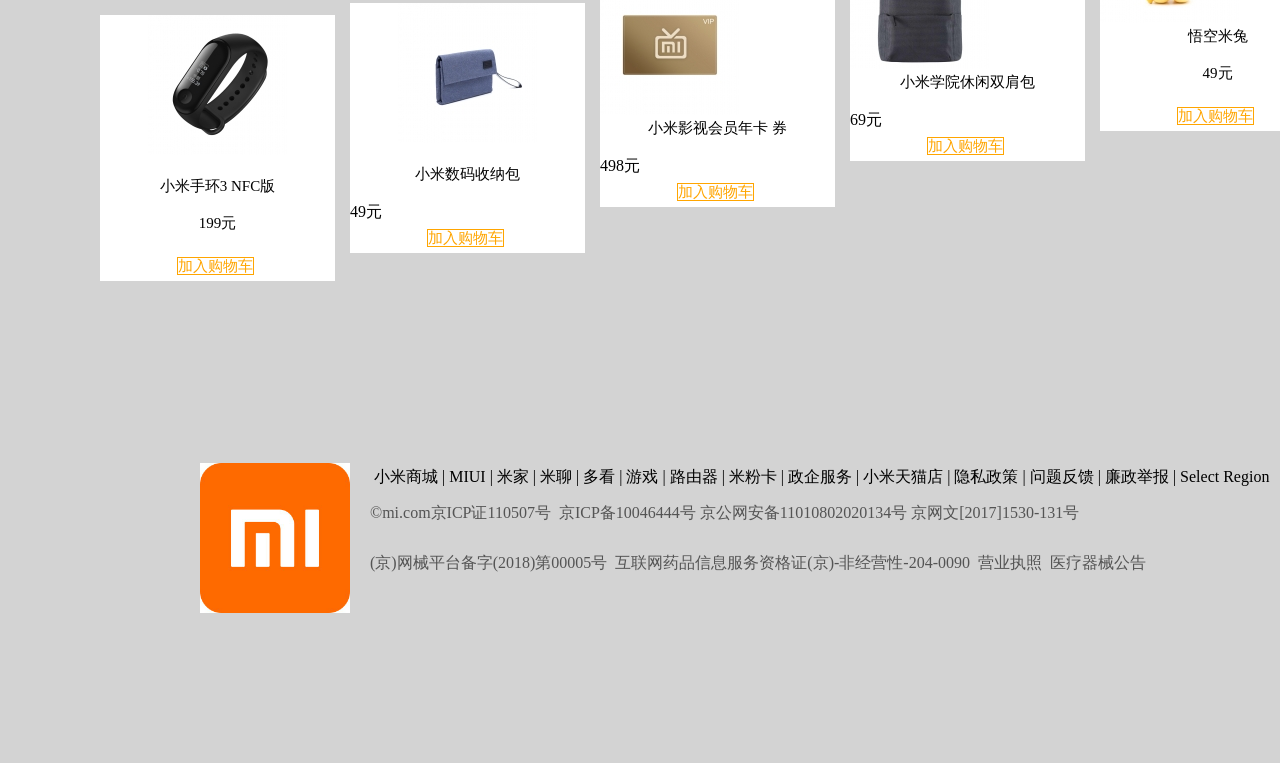
<file: bijibenmenu.html>
﻿<!DOCTYPE html>
<html lang="en">
	<head>
		<meta charset="utf-8" />
		<title></title>
		<script src="js/jquery-3.1.1.min.js"></script>
		<link rel="stylesheet" type="text/css" href="css/mybjb.css"/>
		<style type="text/css">
			*{
				margin: 0;
				padding: 0;
			}
			body{	
				background: lightgray;
			}
			#one{
				line-height: 40px;
				font-size: 12px;
			}
			#one a{
				color: black;
				text-decoration: none;
				opacity: 0.5;
			}
			#one a:hover{
				opacity: 1;
			}
			#two{
				background: white;
				line-height: 80px;
			}
			#two a{
				font-size: 13px;
				text-decoration: none;
				color: black;
				margin: 50px;
			}
			#two a:hover{
				color: orange;
			}
			#two #s1{
				margin: 20px;
				color: black;
				opacity: 0.5;
			}
			#two #p{
				position: relative;
				left: 80px;
			}
			#ps{
				text-indent: 10em;
			}
			#ps #sj{
				position: relative;
				left: -20px;
			}
			#ps #sj2{
				position: relative;
				left: 55px;
			}
			#three #p1{
				text-indent: 5em;
			}
			#three #p2{
				position: relative;
				top: -20px;
				text-indent: 79em;
				font-size: 13px;
			}
			#three a{
				margin: 20px;
				font-size: 13px;
				text-decoration: none;
				color: black;
			}
			#three a:hover{
				color: orange;
			}
			#three span{
				opacity: 0.3;
			}
			#four{
				font-size: 13px;
				height: 700px;
				width: 100%;
			}
			#four #four1{				
				background: white;
				width: 300px;
				position: relative;
				left: 100px;
			}
			#four #tu1{
				position: relative;
				left: 55px;
			}
			#four p{
				text-indent: 1em;
				line-height: 30px;
			}
			#four #fs1{
				position: relative;
				left: 95px;
				color: orange;
			}
			#four #fs2{
				position: relative;
				left: 100px;
				opacity: 0.3;
				text-decoration: line-through;
			}
			.img1{
				border: 1px gainsboro solid;
			}
			.a1:hover{
				height: 36px;
				width: 36px;
				border: 1px solid orange;
			}
			#four #cx{
				text-indent: 2em;
				color: white;
				background: #E53935;
			}
			#four #four2{				
				background: white;
				width: 300px;
				position: relative;
				top: -404px;
				left: 410px;
			}
			#four #four3{				
				background: white;
				width: 300px;
				position: relative;
				top: -808px;
				left: 720px;
			}
			#four #four4{				
				background: white;
				width: 300px;
				position: relative;
				top: -1212px;
				left: 1030px;
			}
			#five{
				height: 550px;
			}
			#five p{
				text-align: center;
				font-size: 15px;
			}
			#five center{
				color: orange;
			}
			#five a{
				position: relative;
				left: 77px;
				font-size: 15px;
				border: 1px orange solid;
				color: orange;
				text-decoration: none;
				line-height: 30px;
				width: 200px;
			}
			#five a:hover{
				background: orange;
				color: white;
			}
			#five h1{
				color: rgb(128, 128, 128);
				font-size: 40px;
				text-align: center;
				line-height: 50px;
				position: relative;
				top: -70px;
			}
			#five hr{
				color: rgb(128, 128, 128);
				line-height: 50px;
			}
			#five #v1{
				background: white;
				width: 235px;
				position: relative;
				left: 100px;
				top: 50px;
			}
			#five #v2{
				background: white;
				width: 235px;
				position: relative;
				left: 350px;
				top: -228px;
			}
			#five #v3{
				background: white;
				width: 235px;
				position: relative;
				left: 600px;
				top: -506px;
			}
			#five #v4{
				background: white;
				width: 235px;
				position: relative;
				left: 850px;
				top: -784px;
			}
			#five #v5{
				background: white;
				width: 235px;
				position: relative;
				left: 1100px;
				top: -1062px;
			}
			#zui{
			width: 100%;
			height: 300px;
			display: block;
			position: relative;
			left: 200px;
		}
		#zui img{
			width: 150px;
			height: 150px;
		}
		
		#zui div span a{
			text-decoration: none;
		}
		.jiange{
			position: relative;
			left: 170px;
			bottom: 150px;
		}
		#zui div a{
			text-decoration: none;
			color: #000000;
		}
		#zui p a{
			line-height: 50px;
			text-decoration: none;
			color: #000000;
			opacity: 0.6;
		}
		#zui p{
			position: relative;
			left: 170px;
			bottom: 150px;
			display: block;
		}
		#zui p a:hover{
			color: orange;
		}
		#zui div a:hover{
			color: orange;
		}
		</style>
	</head>
	<body>
		<script type="text/javascript">
		$(document).ready(function(){
				$("#ps").hide();
			})
			$(document).ready(function(){
				$("#xiala1").click(function(){
					$("#ps").slideToggle();
				})
			})
			
			
			
			
//			轮播开始
		    $(function(){
         //初始化，设置第一个出现的图片和触碰点
        $(".t1 li").first().show();
        $(".t2 li").first().addClass("active");
//鼠标悬停事件，排斥其他按钮
        $(".t2 li").mouseover(function(){
         //悬停时
        $(this).addClass("active").siblings("li").removeClass("active");
        var index=$(this).index();//获取索引

        i=index;

        $(".t1 li").eq(index).fadeIn().siblings("li").fadeOut();//筛选淡入其余淡出
        })
//定时自动 setInterval(所执行方法函数，毫秒)
//所设定时间为2000毫秒,即2秒一次
var i=0;
       var t = setInterval(move,2000);

function move(){//一次定义函数多次使用
           i++;
           if(i==5){
               i=0;//判断循环到四张图的时候回到第一图重新播放
           }
           $(".t2 li").eq(i).addClass("active").siblings("li").removeClass("active");
           $(".t1 li").eq(i).fadeIn().siblings().fadeOut();//筛选淡入
        }

function moveleft(){//一次定义函数多次使用(向左的滑板)
           i--;
           if(i==-1){
               i=4;//判断循环到四张图的时候回到第一图重新播放
           }
           $(".t2 li").eq(i).addClass("active").siblings("li").removeClass("active");
           $(".t1 li").eq(i).fadeIn().siblings().fadeOut();//筛选淡入
        }




$(".s1").hover(function(){
clearInterval(t);
},function(){
t = setInterval(move,2000);
})

//点击右边箭头进行移动执行动画
$(".s1 .right").click(function(){
    move();
    })
//点击左边箭头执行的动画
$("s1 .left").click(function(){
    moveleft();
})
})
		</script>
		
		
		
		<style type="text/css">
					*{
    padding: 0;
    margin: 0;
    list-style: none;
}
.t1 img{
    width: 1226px;
    height: 460px;
}
.s1{
    width: 1226px;
    height: 460px;
    margin: 50px auto;
    position: relative;
}
.t1 li{
position: absolute;
top: 0;
left: 0;
display: none;
}
.t2 li{
    width: 20px;
    height: 20px;
    background: white;
    font-size: 14px;
    border-radius: 50%;
    text-align: center;
    display: inline-block;
    cursor: pointer;
}
.t2 li.active{
    background-color: chocolate;
}
.t2{
    position: absolute;
    bottom: 10px;
    left:50%;
}
.s1 .anniu{
    width: 30px;
    height: 60px;
    background: rgba(0, 0, 0, 0.3);
    color: white;
    font-size: 14px;
    text-align: center;
    line-height: 60px;
    position: absolute;
    top: 50%;
    margin-top: -30px;
    cursor: pointer;
}
.s1 .left{
    left: 0;
}
.s1 .right{
    right: 0;
}
		
		
		
		
		.list-1s{
        width: 234px;
        height: 460px;
        border: 2px solid red;
        position: absolute;
        top: 100px;
        left:60px;
        z-index: 1;
        background-color: #000000;
        opacity: 0.8;
        color: white;
    }
		
		</style>
		
		<div class="dingbu">
			<div id="dingbu-s1">
                <a href="index.html">小米商城</a>		
                <a href="#">MIUI</a>
                <a href="#">loT</a>
                <a href="#">云服务</a>
                <a href="#">金融</a>
                <a href="#">有品</a>
                <a href="#">小爱开放平台</a>
                <a href="#">政企服务</a>
                <a href="#">下载APP</a>
                <a href="#">Select Region</a>	
               </div>
                <style type="text/css">
                	#dingbu-s2{
                		display:inline-block;
                		position: relative;
                		left: 380px;
                	}
#dingbu-s1{
	position: relative;
	display: inline-block;
	right: 50px;
}
                </style>
<div id="dingbu-s2">
	                <a href="login.html" class="dengLu">登陆</a>
                <a href="register.html" class="zhuche">注册</a>
                <a href="#" class="xiaoxi">销售通知</a>
</div>
                </div>
		
		<div id="one">
			<p>
			<a href="index.html">首页</a>
			<span>></span>
			<a href="#">全部结果</a>
			<span>></span>
			<span>笔记本</span>
		</p>
		</div>
		<div id="two">
			<p id="p">
			<span id="s1">分类:</span>
			<a href="#">全部</a>
			<a href="#">小米笔记本 15.6"</a>
			<a href="#">小米笔记本 13.3"</a>
			<a href="#">小米笔记本 12.5"</a>
			<a href="#">小米游戏本</a>
			<a href="#">转接器</a>
			<a href="#" id="xiala1">更多<img src="img/tupian.jpg"/></a>
			</p>
			<p>
			<p id="ps">
			<a href="#">线材</a>
			<a href="#">笔记本</a>
			<a href="#">&nbsp;&nbsp;&nbsp;&nbsp;&nbsp;&nbsp;&nbsp;&nbsp;&nbsp;&nbsp;&nbsp;&nbsp;&nbsp;&nbsp;&nbsp;&nbsp;贴纸</a>
			<a href="#">&nbsp;&nbsp;&nbsp;&nbsp;&nbsp;&nbsp;&nbsp;&nbsp;&nbsp;&nbsp;&nbsp;&nbsp;&nbsp;&nbsp;&nbsp;&nbsp;&nbsp;&nbsp;&nbsp;&nbsp;保护套/保护壳</a>
			<a href="#">&nbsp;&nbsp;&nbsp;&nbsp;&nbsp;箱包</a>
			<a href="#">&nbsp;&nbsp;&nbsp;&nbsp;&nbsp;&nbsp;&nbsp;&nbsp;无线鼠标</a>
			<br />
			<a href="#">&nbsp;&nbsp;&nbsp;&nbsp;&nbsp;&nbsp;&nbsp;&nbsp;&nbsp;&nbsp;&nbsp;&nbsp;&nbsp;&nbsp;&nbsp;&nbsp;&nbsp;&nbsp;&nbsp;&nbsp;&nbsp;&nbsp;&nbsp;&nbsp;&nbsp;&nbsp;&nbsp;&nbsp;&nbsp;&nbsp;&nbsp;&nbsp;&nbsp;&nbsp;&nbsp;&nbsp;&nbsp;&nbsp;&nbsp;&nbsp;便携鼠标</a>
			<a href="#" id="sj">贴膜</a>
			<a href="#" id="sj2">鼠标垫</a>
			</p>
		</div>
		
		
		
		
			    <div class="s1">
        <div class="t1">
<ul>
        <li><a href="#"><img src="img/YXB4.jpg"  alt=""></a></li>
        <li><a href="#"><img src="img/YXB1.jpg" alt=""></a></li>
        <li><a href="#"><img src="img/YXB2.jpg" alt=""></a></li>
        <li><a href="#"><img src="img/YXB3.jpg" alt=""></a></li>
</ul>
        </div>
        <div class="t2">
<ul>
    <li>&nbsp;</li>
    <li>&nbsp;</li>
    <li>&nbsp;</li>
    <li>&nbsp;</li>
</ul>
        </div>
        <div class="anniu left">
        &lt;
        </div>
        <div class="anniu right">
        &gt;
        </div>
    </div>
    
    
    
    
    
		<br />
		<br />
		<div id="three">
			<p id="p1">
				<a href="#">推荐</a>
				<span>|</span>
				<a href="#">新品</a>
				<span>|</span>
				<a href="#">价格&nbsp;↑</a>
				<span>|</span>
				<a href="#">评论最多</a>
			</p>
			<p id="p2">
				<input type="checkbox" value="查看" id="ck"/>
				<label for="ck">查看评价</label>
				<input type="checkbox" value="特惠" id="th"/>
				<label for="th">仅显示特惠商品</label>
				<input type="checkbox" value="查看" id="pj"/>
				<label for="pj">仅显示有货商品</label>
			</p>
		</div>
		<style type="text/css">
			#four1:hover{
				box-shadow: #000000 1px 1px 10px; 		
				cursor: pointer;
			}
			#four2:hover{
				box-shadow: #000000 1px 1px 10px; 		
				cursor: pointer;
			}
			#four3:hover{
				box-shadow: #000000 1px 1px 10px; 		
				cursor: pointer;
			}
			#four4:hover{
				box-shadow: #000000 1px 1px 10px; 		
				cursor: pointer;
			}
		</style>
		<div id="four">
			<div id="four1">
				<br /><br />
				<a href="bijiben.html" target="_blank"><img src="img/pms_1533196200.13174382!200x200.jpg" /></a>
				<p>小米游戏本15.6”8代i5 8G 1T+256G 1060 6G</p>
				<p>
					<span >8799元</span>
					<span >8999元</span>
				</p>
				<br />
				<p>
						<a href="#" class="a1"><img src="img/nn.jpg" class="img1"/></a>
				</p>
				<br /><br />
				<div >
					<span>9.8折促销</span>
				</div>
			</div>
			<div id="four2">
				<br /><br />
				<a href="bijiben.html" target="_blank"><img src="img/pms_1533196200.13174382!200x200.jpg" /></a>
				<p>小米游戏本15.6”8代i7 8G 1T+256G 1050Ti 4G</p>
				<p>
					<span >7799元</span>
					<span >7999元</span>
				</p>
				<br />
				<p>
						<a href="#" class="a1"><img src="img/nn.jpg" class="img1"/></a>
				</p>
				<br /><br />
				<div >
					<span>9.8折促销</span>
				</div>
			</div>
			<div id="four3">
				<br /><br />
				<a href="bijiben.htmll" target="_blank"><img src="img/pms_1533196200.13174382!200x200.jpg" /></a>
				<p>小米游戏本15.6”8代i7 8G 1T+256G 1050Ti 4G</p>
				<p>
					<span >7499元</span>
					<span >7699元</span>
				</p>
				<br />
				<p>
						<a href="#" class="a1"><img src="img/nn.jpg" class="img1"/></a>
				</p>
				<br /><br />
				<div >
					<span>9.8折促销</span>
				</div>
			</div>
			<div id="four4">
				<br /><br />
				<a href="bijiben.html" target="_blank"><img src="img/pms_1533196200.13174382!200x200.jpg" id="tu1"/></a>
				<p>小米游戏本15.6”8代i7 8G 1T+256G 1050Ti 4G</p>
				<p>
					<span id="fs1">6499元</span>
					<span id="fs2">6699元</span>
				</p>
				<br />
				<p>
						<a href="#" class="a1"><img src="img/nn.jpg" class="img1"/></a>
				</p>
				<br /><br />
				<div id="cx">
					<span>9.8折促销</span>
				</div>
			</div>
		</div>
		<style type="text/css">
			#v1:hover{	
				cursor: pointer;
			}
		#v2:hover{	
				cursor: pointer;
			}
		#v3:hover{		
				cursor: pointer;
			}
		#v4:hover{		
				cursor: pointer;
			}
		#v5:hover{ 		
				cursor: pointer;
			}
		</style>
		<div id="five">
			<h1>为您推荐</h1>
			<hr />
			<div id="v1">
				<p><img src="img/pms_1536833428.43292402!140x140.jpg"/></p>
				<br />
				<p>
					小米手环3 NFC版 
				</p>
				<br />
				<p>199元</p>
				<br />
				</style>
				<a href="#" class="a-1">加入购物车</a>
			</div>
			<div id="v2">
				<p><img src="img/pms_1508895293.24876014!140x140.jpg"/></p>
				<br />
				<p>
					小米数码收纳包 
				</p>
				<br />
				49元
				<br />
				</style>
				<a href="#" class="a-1">加入购物车</a>
			</div>
			<div id="v3">
				<img src="img/pms_1481099756.86043368!140x140.jpg"/>
				<br />
				<p>
					小米影视会员年卡 券  
				</p>
				<br />
				 498元
				<br />
				</style>
				<a href="#" class="a-1">加入购物车</a>
			</div>
			<div id="v4">
				<img src="img/pms_1497672764.01987286!140x140.jpg"/>
				<br />
				<p>
					小米学院休闲双肩包
				</p>
				<br />
				69元
				<br />
				</style>
				<a href="#" class="a-1">加入购物车</a>
			</div>
			<div id="v5">
				<img src="img/pms_1463975728.16077005!140x140.jpg"/>
				<br />
				<p>
					悟空米兔
				</p>
				<br />
				<p>49元</p>
				<br />
				</style>
				<a href="#" class="a-1">加入购物车</a>
			</div>
		</div>
		<div id="zui">
				<img src="img/timg.jpg"/>
				<div class="jiange"><a href="">&nbsp;小米商城&nbsp;</a>|<a href="">&nbsp;MIUI&nbsp;</a>|<a href="">&nbsp;米家&nbsp;</a>|<a href="">&nbsp;米聊&nbsp;</a>|<a href="">&nbsp;多看&nbsp;</a>|<a href="">&nbsp;游戏&nbsp;</a>|<a href="">&nbsp;路由器&nbsp;</a>|<a href="">&nbsp;米粉卡&nbsp;</a>|<a href="">&nbsp;政企服务&nbsp;</a>|<a href="">&nbsp;小米天猫店&nbsp;</a>|<a href="">&nbsp;隐私政策&nbsp;</a>|<a href="">&nbsp;问题反馈&nbsp;</a>|<a href="">&nbsp;廉政举报&nbsp;</a>|<a href="">&nbsp;Select Region&nbsp;</a></div>
				<p>
					<a href="">&copy;<span>mi.com</span>京ICP证110507号</a>&nbsp
					<a href="">京ICP备10046444号</a>&nbsp;<a href="">京公网安备11010802020134号</a>&nbsp;<a href="">京网文[2017]1530-131号</a>
				</p>
				<p>
					<a href="">(京)网械平台备字(2018)第00005号</a>&nbsp;
					<a href="">互联网药品信息服务资格证(京)-非经营性-204-0090</a>&nbsp;
					<a href="">营业执照</a>&nbsp;
					<a href="">医疗器械公告</a>
				</p>
			</div>
	</body>
</html>
</file>
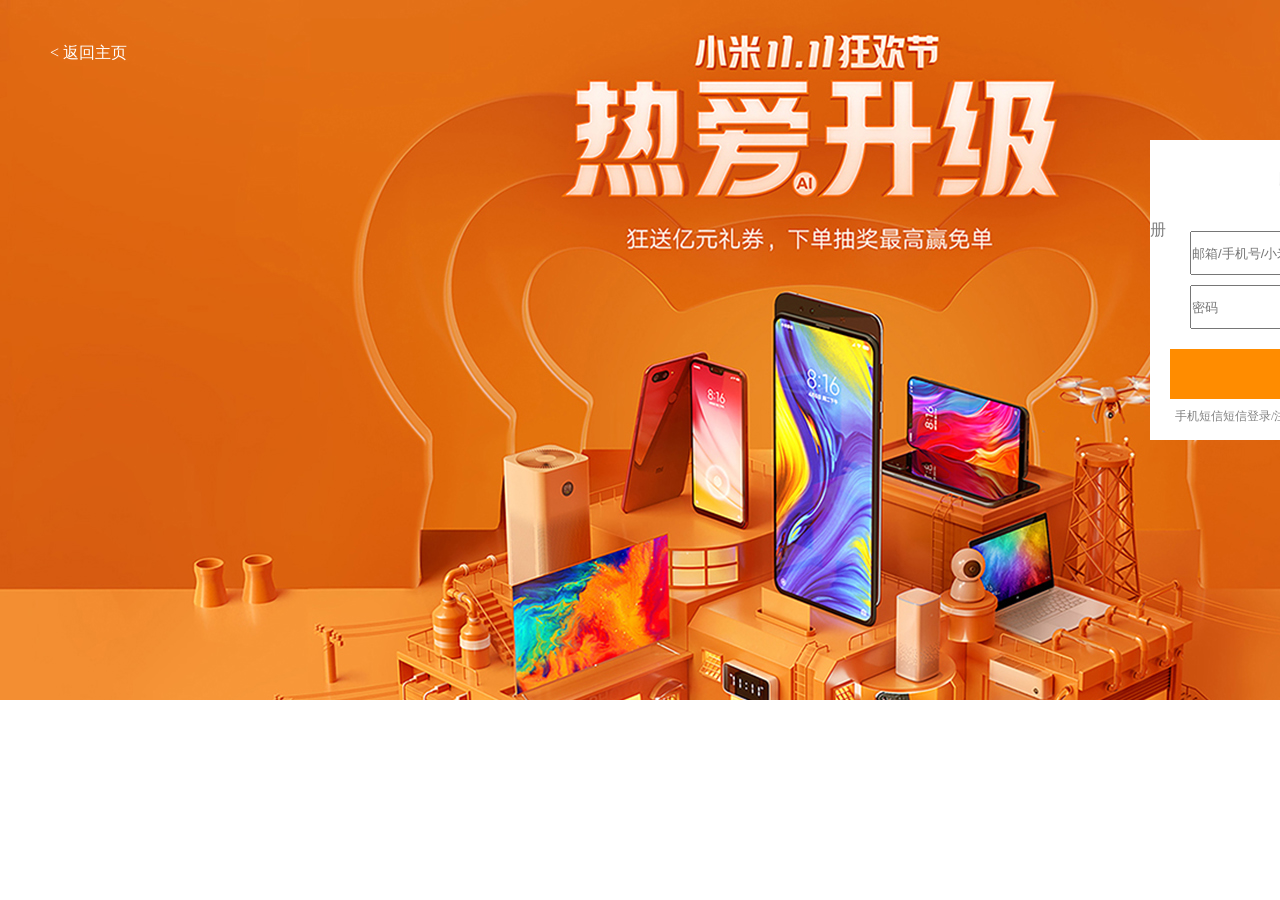
<file: login.html>
<!DOCTYPE html>
<html lang="en">
	<head>
		<meta charset="utf-8" />
		<title></title>
		<script type="text/javascript" src="./js/jquery-3.1.1.min.js">
		</script>
		<style>
			*{
				margin: 0;
				padding: 0;
			}
			#first{
				width: 1800px;
				height: 700px;
				background-image: url(img/zhuye.jpg);
			}
			.h2-1{
				display: inline-block;
				margin: 1em;
				text-indent: 1em;
			}
			.denglu{
				width: 300px;
				height: 50px;
				background-color: darkorange;
				position: relative;
				cursor:pointer;
				left: 20px;
				top: 20px;
			}
			.denglufont{
				position: absolute;
				top: 15px;
				left: 140px;
				color: white;
			}
			#second{
				width: 340px;
				height: 300px;
				background: white;
				position: absolute;
				top: 140px;
				left: 1150px;
			}
			a{
				text-decoration: none;
				color: rgb(128, 128, 128);
			}
			a:hover{
				color: #FF8C00;
			}
			.a{
				height: 40px;
				width: 260px;
				position: relative;
				left: 40px;
				top: -10px;
			}
			.b{
				height: 40px;
				width: 260px;
				position: relative;
				left: 40px;
			}
			ul{
				list-style: none;
				font-size: 12px;
			}
			.c{
				position: relative;
				top: 10px;
				left: 30px;
			}	
			.c li{
				position: relative;
				top: 19px;
				right: 5px;
			}
			.d li{
				position: relative;
				left: 210px;
				top: 13px;

			}
			.c li,.d li{
				display: inline-block;
			}
			.fanhuizhuye:hover{
				color: #D2691E;
			}
		</style>
	</head>
	<body>
		<script type="text/javascript">
			$(".dengLu").click(function(){
				var val=$(".a").val();
				if(val.length==0){
					alert("手机号不能为空的")
				}
			})
		</script>
		<div id="first"></div>
		<div id="second">			
					<a href="index.html" style="position: relative;bottom: 130px;right: 1100px;color:white" class="fanhuizhuye">&lt;&nbsp;返回主页</a>
			<a href="login.html"><h2 class="h2-1">帐号登录</h2></a>&nbsp;&nbsp;&nbsp;&nbsp;<span>|</span>&nbsp;&nbsp;&nbsp;&nbsp;<a href="register.html">立即注册</a>
		<br >
			<label>
				<input type="text" placeholder="邮箱/手机号/小米ID" class="a" required="required"/>
			</label>
			<br/>
			<label>
				<input type="text" placeholder="密码" class="b"/>
			</label>
			<a href="index.html">
		<div class="denglu">
			<p class="denglufont">登录</p>
		</div></a>
		<ul class="c">
			<a href="#"><li>手机短信短信登录/注册</li></a>
		</ul>
		<ul class="d">
			<li><a href="#">立即注册</a>&nbsp;&nbsp;<a href="#">忘记密码</a></li>
		</ul>
		</div>
	</body>
</html>
</file>
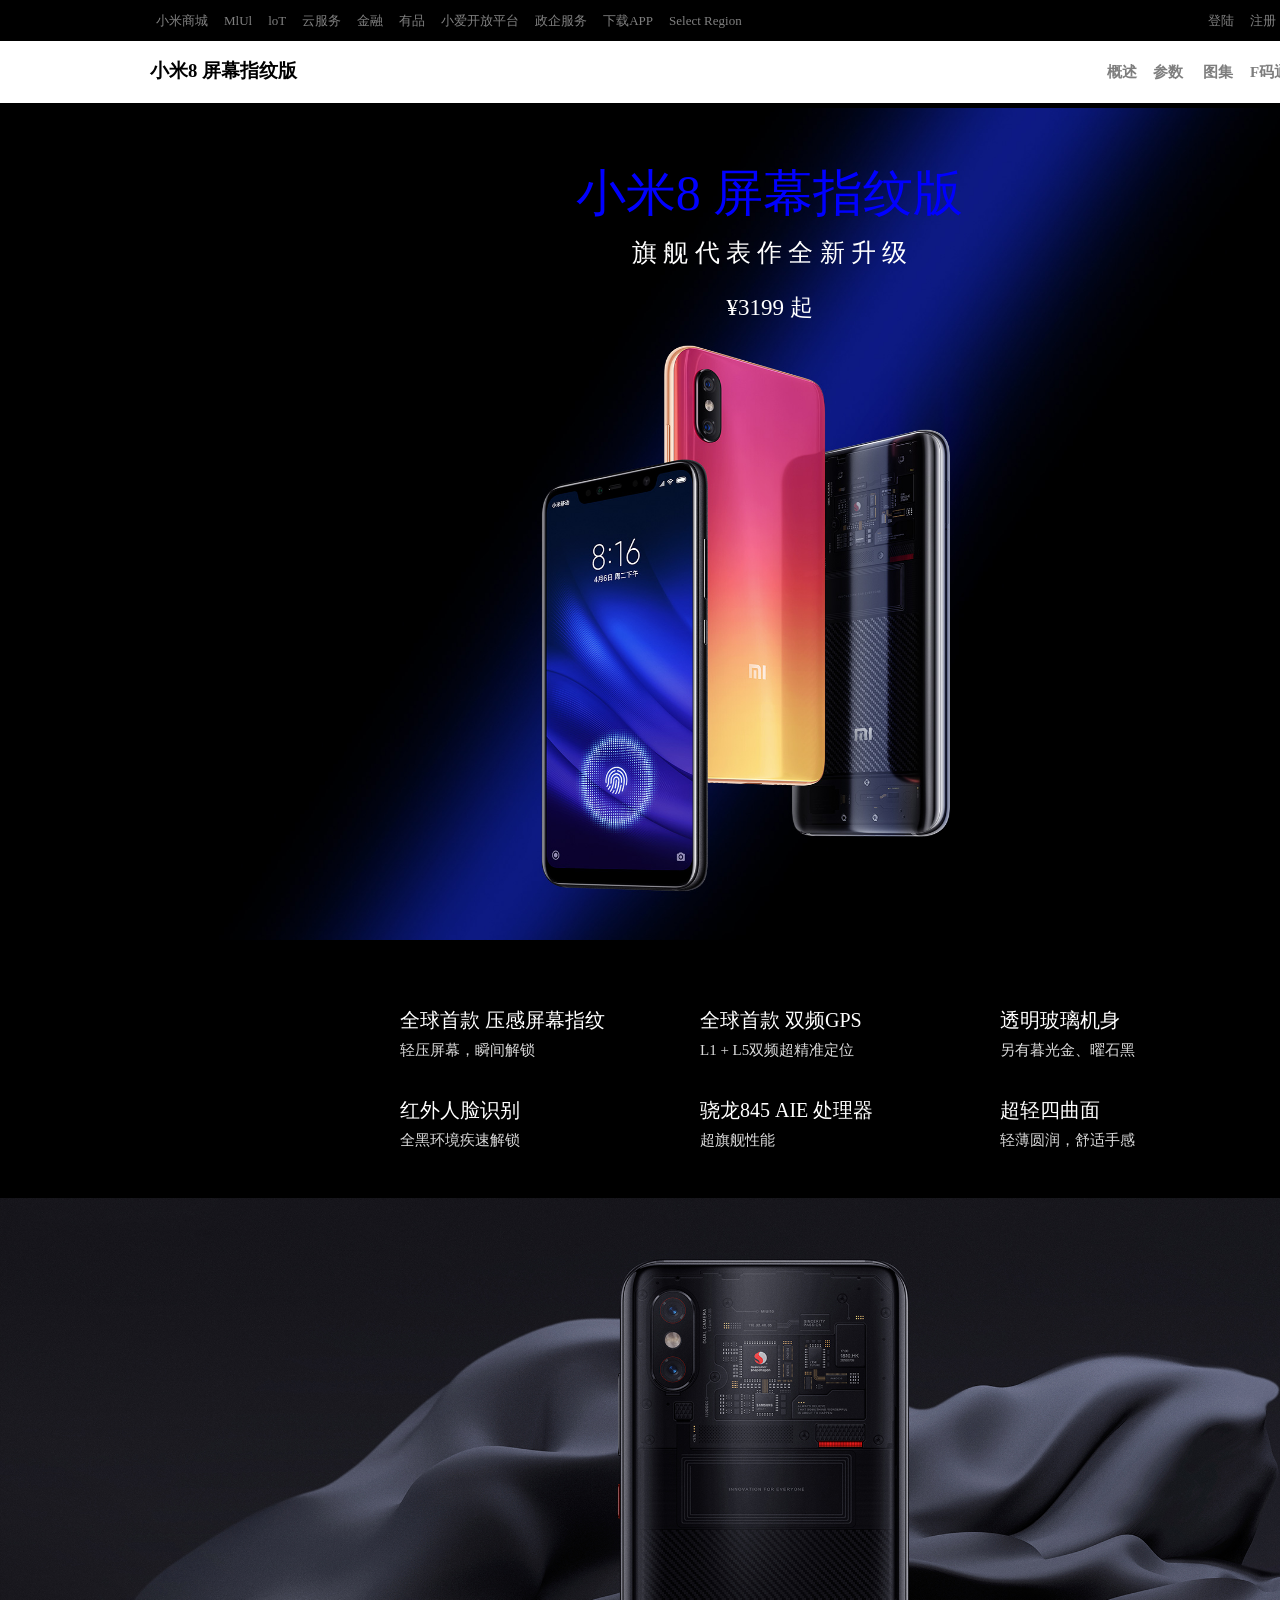
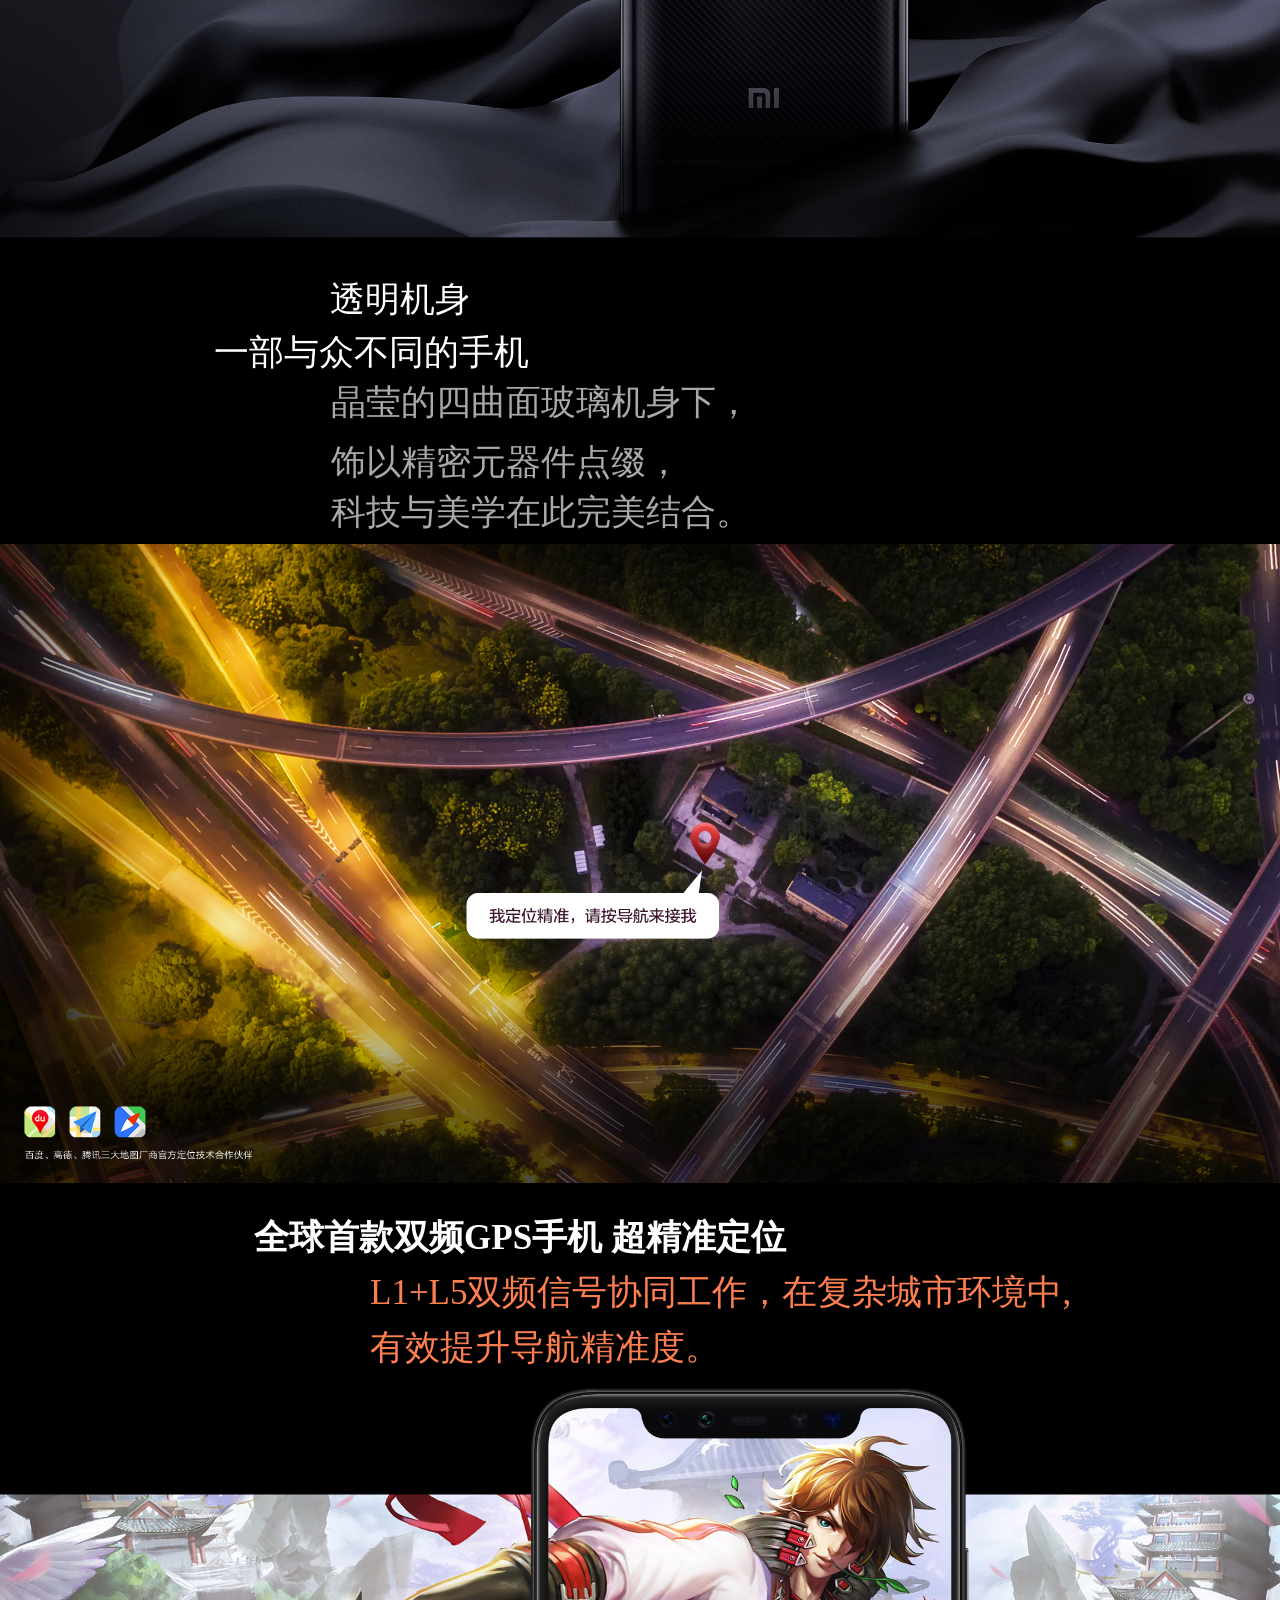
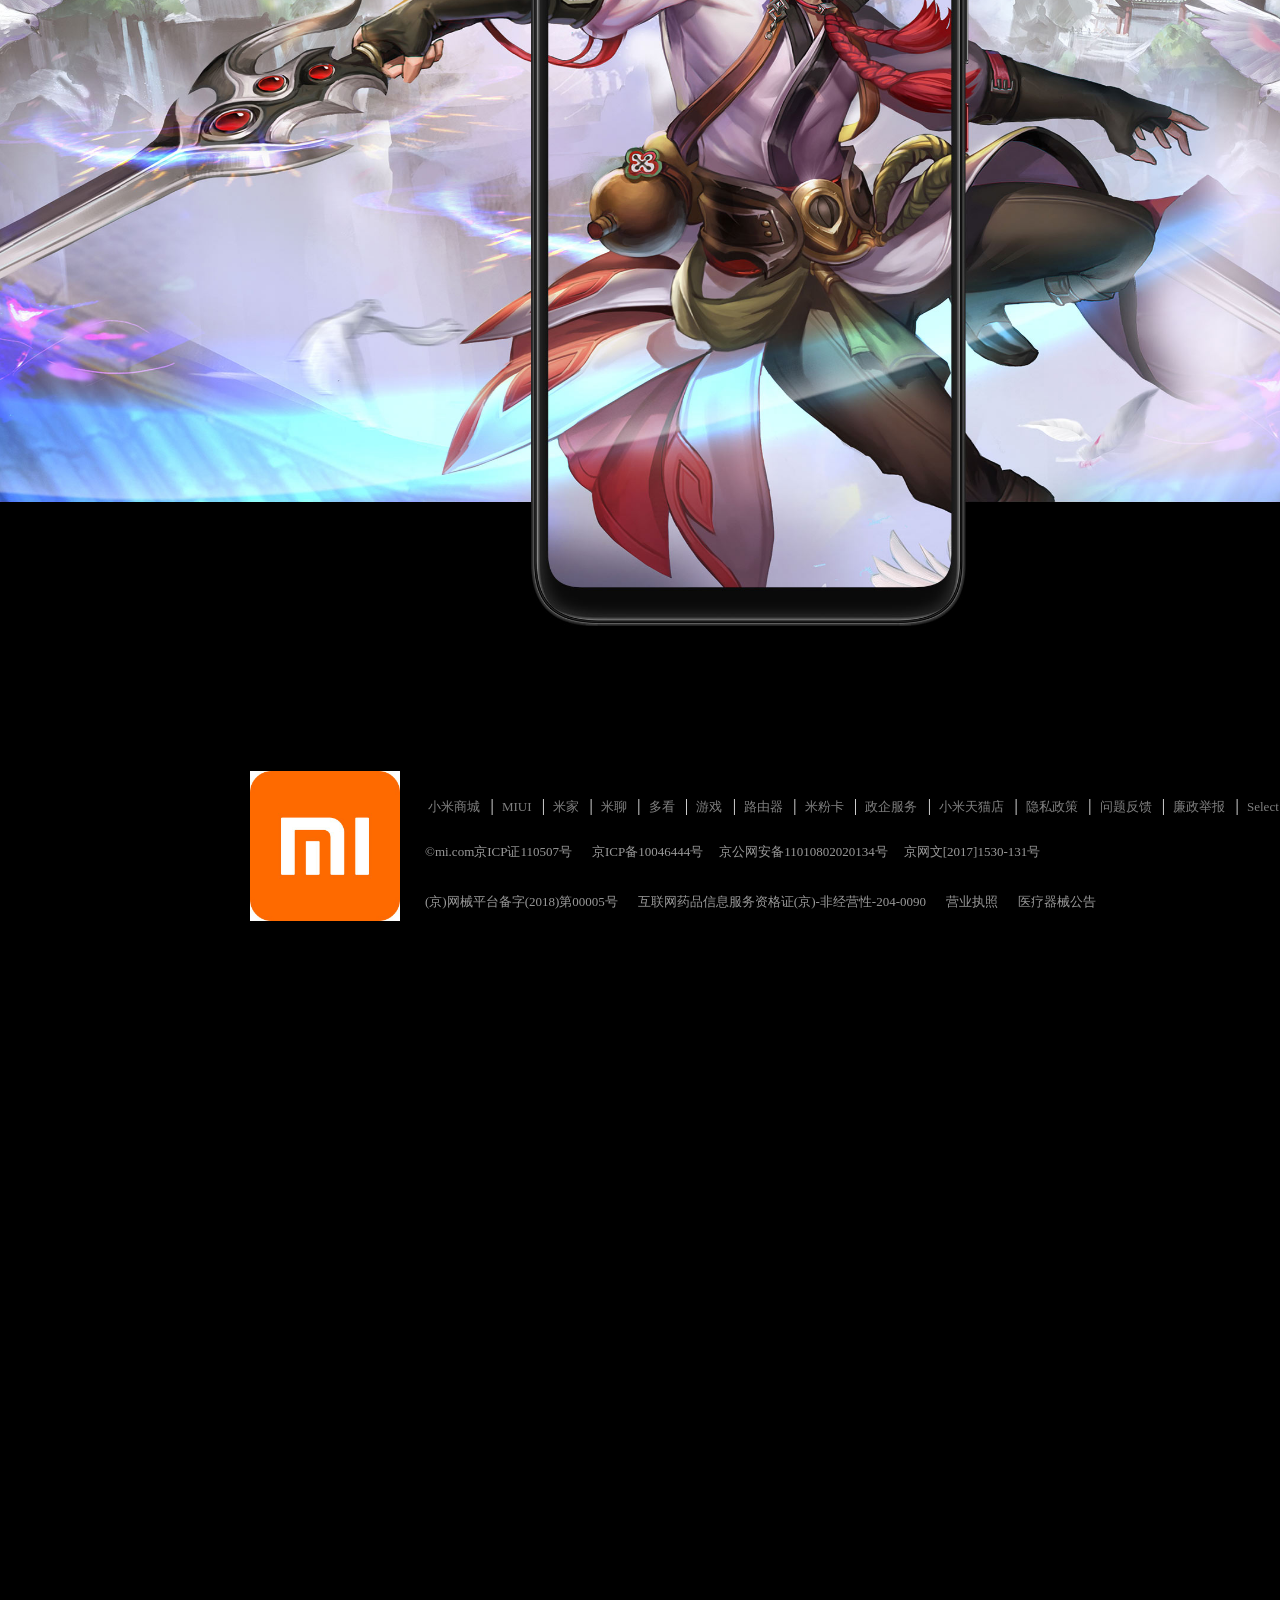
<file: mi8.html>
<!DOCTYPE html>
<html lang="en">
	<head>
		<meta charset="utf-8" />
		<title></title>
		<style type="text/css">
	* {
			padding: 0;
			margin: 0 auto;
	   }
			
			body {
				background: black;
			}
			
			div {
				background: black;
				line-height: 40px;
			}
			
			a {
				color: white;
				text-decoration: none;
				position: relative;
				font-size: 13px;
				opacity: 0.5;
				left: 150px;
				padding: 6px;
			}
			
			a:nth-child(1) {}
			
			a:hover {
				opacity: 1;
			}
			
			.dengLu {
				position: relative;
				left: 600px;
			}
			
			.zhuche {
				position: relative;
				left: 600px;
			}
			
			.xiaoxi {
				position: relative;
				left: 600px;
			}
			
			h1 {
				color: lightgoldenrodyellow;
				text-align: center;
			}
			
			h2 {
				color: lightgoldenrodyellow;
				text-align: center;
			}
			
			#s2 {
				width: 100%;
				height: 1000px;
				background: linear-gradient(to left, #091A14, #23755b);
			}
			
			#s3 {
				width: 100%;
				height: 1000px;
				border: solid black 1px;
			}
			
			.r {
				background: white;
				line-height: 60px;
				}
							
			h3:nth-of-type(1) {
				left: 150px;
				text-decoration: none;
				position: relative;
				font-family: "宋体",serif;
			}
			
			h3:nth-of-type(2) {
				left: 800px;
				text-decoration: none;
				position: relative;
				font-family:"宋体",serif;
			}
			h3 {
				display: inline-block;
			}
			
			.a1 {
				color: black;
				font-size: 15px;
			}
			
			.a1:hover {
				color: chocolate;
			}
			
			.a2 {
				color: black;
				font-size: 15px;
				left: 950px;
			}
			
			.a2:hover {
				color: chocolate;
			}
			
			.a3 {
				color: black;
				font-size: 15px;
				left: 954px;
			}
			
			.a3:hover {
				color: chocolate;
			}
			
			.a4 {
				color: black;
				font-size: 15px;
				left: 955px;
			}
			
			.a4:hover {
				color: chocolate;
			}
			
			.a5 {
				color: black;
				font-size: 15px;
				left: 956px;
			}
			
			.a5:hover {
				color: chocolate;
			}
				#s3 {
				color: white;
				font-size: 20px;
			}
			
			.GM {
				width: 80px;
				height: 30px;
				position: relative;
				left: 959px;
				background-color: orange;
				border: none;
			}
			#s1{	
				width: 1519px;
				height: 837px;
				background: url(img/banner_bg1.jpg);
				background-position: 10px 5px;	
				background-size: 1519px 837px;
				background-repeat: no-repeat;		
				text-align: center;
				font-size:30px ;
			}
			#s1 p:nth-of-type(1){
				color: blue;
				 position: relative;
				 bottom:-70px;
				 left:10px;
				 font-size:50px ;
			}
			#s1 p:nth-of-type(2){
				color: white;
				 position: relative;
				 bottom:-90px;
				 left:10px;
				 font-size:25px ;
			}
			#s1 p:nth-of-type(3){
				color: white;
				 position: relative;
				 bottom:-105px;
				 left:10px;
				 font-size:23px ;
				 }
		    #s2{
				 	background: #000000;
				 }
		     #s2 h1:nth-of-type(1){
				 	color: white;
				 	font-size:20px;
				 	position: absolute;
			        top:1000px;
			        font-size: 20px;
			        left: 400px;
			        font-weight: initial;				 	
				 }
		     #s2{
		     	color: gainsboro;
		     	width: 1519px;
		     	height: 258px;
		     }
		     #s2 p:nth-of-type(1){
		     	   position: absolute;
			        top:1030px;
			        font-size: 15px;
			        left: 400px;
		     }
		     #s2 p:nth-of-type(2){
		     	  position: absolute;
			      top:1030px;
			      font-size: 15px;
			      left:700px;
		     }
		     #s2 h1:nth-of-type(2){
		     		color: white;
				 	font-size:20px;
				 	position: absolute;
			        top:1000px;
			        font-size: 20px;
			        left: 700px;
			        font-weight: initial;	
		     }
		     #s2 p:nth-of-type(3){
		     	  position: absolute;
			      top:1030px;
			      font-size: 15px;
			      left:1000px;
		     }
		     #s2 h1:nth-of-type(3){
		     	color: white;
				 	font-size:20px;
				 	position: absolute;
			        top:1000px;
			        font-size: 20px;
			        left: 1000px;
			        font-weight: initial;
		     }
		     #s2 h1:nth-of-type(4){
		     	color: white;
				 	font-size:20px;
				 	position: absolute;
			        top:1090px;
			        font-size: 20px;
			        left:400px;
			        font-weight: initial;
		     }
		     #s2 p:nth-of-type(4){
		     	  position: absolute;
			      top:1120px;
			      font-size: 15px;
			      left:400px;
		     }
		         #s2 h1:nth-of-type(5){
		     	color: white;
				 	font-size:20px;
				 	position: absolute;
			        top:1090px;
			        font-size: 20px;
			        left:700px;
			        font-weight: initial;
		     }
		      #s2 p:nth-of-type(5){
		     	  position: absolute;
			      top:1120px;
			      font-size: 15px;
			      left:700px;
		   }
		       #s2 h1:nth-of-type(6){
		     	color: white;
				 	font-size:20px;
				 	position: absolute;
			        top:1090px;
			        font-size: 20px;
			        left:1000px;
			        font-weight: initial;
		     }
		       #s2 p:nth-of-type(6){
		     	  position: absolute;
			      top:1120px;
			      font-size: 15px;
			      left:1000px;
		   }
		   #s3 h2:nth-of-type(1){
		   	color: white;
		   	position: absolute;
		    top:1880px;
			font-size: 35px;
			left:330px;
			font-weight: initial;
		   }
		   #s3 h2:nth-of-type(2){
		   	position: relative;
		   	color: white;
		   	top:90px;
			font-size: 35px;
			left:-270px;
			font-weight: initial;
		   }
		   #s3 p:nth-of-type(1){
		   	color: darkgray;
		   	position: relative;
		   	top:100px;
			font-size: 35px;
			left:330px;
		   }
		   #s3 p:nth-of-type(2){
		   	color: darkgray;
		   	position: relative;
		   	top:120px;
			font-size: 35px;
			left:330px;
		   }
		   #s3 p:nth-of-type(3){
		   	color: darkgrey;
		   	position: relative;
		   	top:130px;
			font-size: 35px;
			left:330px;
		   }
		   #s4{
		   	position: relative;
		   	top:-700px;
			left:-10px;
		   }
		   #s5 h2{
		   	color: white;
		   	position: relative;
		   	top:-680px;
			font-size: 35px;
			left:-120px;
		   }
		   #s5 p:nth-of-type(1){
		   	color: coral;
		   	position: relative;
		   	top:-665px;
			font-size: 35px;
			left:370px;
		   }
		   #s5 p:nth-of-type(2){
		   	color: coral;
		   	position: relative;
		   	top:-650px;
			font-size: 35px;
			left:370px;
		   }
		   #s6 {
		   	position: relative;
		   	top:-630px;
			left:-10px;
		   }
		   
		</style>
	</head>
	<body>
		   <div>
			<a href="index.html">小米商城</a>
			<a href="#">MlUl</a>
			<a href="#">loT</a>
			<a href="#">云服务</a>
			<a href="#">金融</a>
			<a href="#">有品</a>
			<a href="#">小爱开放平台</a>
			<a href="#">政企服务</a>
			<a href="#">下载APP</a>
			<a href="#">Select Region</a>
			<a href="login.html" class="dengLu">登陆</a>
			<a href="register.html" class="zhuche">注册</a>
			<a href="#" class="xiaoxi">销售通知</a>
		</div>

		<div class="r">
			<p>
				<h3>小米8 屏幕指纹版</h3>
				<h3><a href="#" class="a1">概述</a></h3>
				<h3><a href="#" class="a2">参数</a></h3>
				<h3><a href="#" class="a3">图集</a></h3>
				<h3><a href="#" class="a4">F码通道</a></h3>
				<h3><a href="#" class="a5">用户评价</a></h3>
				<a href="#" class="GM">立即购买</a>
			</p>
		</div>
		<div id="s1">
			<p>小米8  屏幕指纹版</p>
			<p>旗&nbsp;舰&nbsp;代&nbsp;表&nbsp;作&nbsp;全&nbsp;新&nbsp;升&nbsp;级</p>
			<p> ¥3199 起 </p>
		</div>
		
		<div id="s2">
			<h1>全球首款 压感屏幕指纹</h1>
			<p>轻压屏幕，瞬间解锁</p>
			<h1>全球首款 双频GPS</h1>
			<p>L1 + L5双频超精准定位</p>
			<h1>透明玻璃机身</h1>
			<p>另有暮光金、曜石黑</p>
			<h1>红外人脸识别</h1>
			<p>全黑环境疾速解锁</p>
			<h1>骁龙845 AIE 处理器</h1>
			<p>超旗舰性能</p>
			<h1>超轻四曲面</h1>
			<p>轻薄圆润，舒适手感</p>
		</div>
<img src="img/model_02.jpg" width="1519px" height="640px"/>
	<div id="s3">
		<h2>透明机身</h2>
		<h2>一部与众不同的手机</h2>
		<p>晶莹的四曲面玻璃机身下，</p>
		<p>饰以精密元器件点缀，</p>
		<p>科技与美学在此完美结合。</p>
	</div>
	<div id="s4">
		<img src="img/model_04.jpg" width="1519"height="639"/>
	</div>
	<div id="s5">
	<h2>全球首款双频GPS手机 超精准定位</h2>
	<p>L1+L5双频信号协同工作，在复杂城市环境中,</p>
	<p>有效提升导航精准度。</p>
	</div>
	<div id="s6">
		<img src="img/model_05.jpg"width="1519"height="838"/>
	</div>
	<style>
    #zui{
			width: 100%;
			height: 300px;
			display: block;
			color: white;
		}
		#zui img{
			width: 150px;
			height: 150px;
		}
		
		#zui div span a{
			text-decoration: none;
		}
		.jiange{
			position: relative;
			left: 170px;
			bottom: 150px;
		}
		#zui div a{
			text-decoration: none;
			color: white;
			position: relative;
			left: -1px;
		}
		#zui p a{
			line-height: 50px;
			text-decoration: none;
			color: white;
			opacity: 0.6;
			position: relative;
			left: -1px;
		}
		#zui p{
			position: relative;
			left: 170px;
			bottom: 150px;
			display: block;
		}
		#zui p a:hover{
			color: orange;
		}
		#zui div a:hover{
			color: orange;
		}
        #zui{
            position: relative;
            left: 350px;
            bottom: 300px;
        }
        .aaahome:hover{
         color: chocolate;
        }
</style>
<div id="zui" style="position: relative;top: -500px; left: 250px;">
        <img src="img/timg.jpg"/>
        <div class="jiange"><a href="">&nbsp;小米商城&nbsp;</a>|<a href="">&nbsp;MIUI&nbsp;</a>|<a href="">&nbsp;米家&nbsp;</a>|<a href="">&nbsp;米聊&nbsp;</a>|<a href="">&nbsp;多看&nbsp;</a>|<a href="">&nbsp;游戏&nbsp;</a>|<a href="">&nbsp;路由器&nbsp;</a>|<a href="">&nbsp;米粉卡&nbsp;</a>|<a href="">&nbsp;政企服务&nbsp;</a>|<a href="">&nbsp;小米天猫店&nbsp;</a>|<a href="">&nbsp;隐私政策&nbsp;</a>|<a href="">&nbsp;问题反馈&nbsp;</a>|<a href="">&nbsp;廉政举报&nbsp;</a>|<a href="">&nbsp;Select Region&nbsp;</a></div>
        <p>
            <a href="">&copy;<span>mi.com</span>京ICP证110507号</a>&nbsp;
            <a href="">京ICP备10046444号</a>&nbsp;<a href="">京公网安备11010802020134号</a>&nbsp;<a href="">京网文[2017]1530-131号</a>
        </p>
        <p>
            <a href="">(京)网械平台备字(2018)第00005号</a>&nbsp;
            <a href="">互联网药品信息服务资格证(京)-非经营性-204-0090</a>&nbsp;
            <a href="">营业执照</a>&nbsp;
            <a href="">医疗器械公告</a>
        </p>
    </div>
<a href="./index.html" style="position: relative;bottom: 2950px;left: 1400px;text-decoration: none;color:white"><p  class="aaahome">返回小米商城>>></p></a>
	</body>
</file>
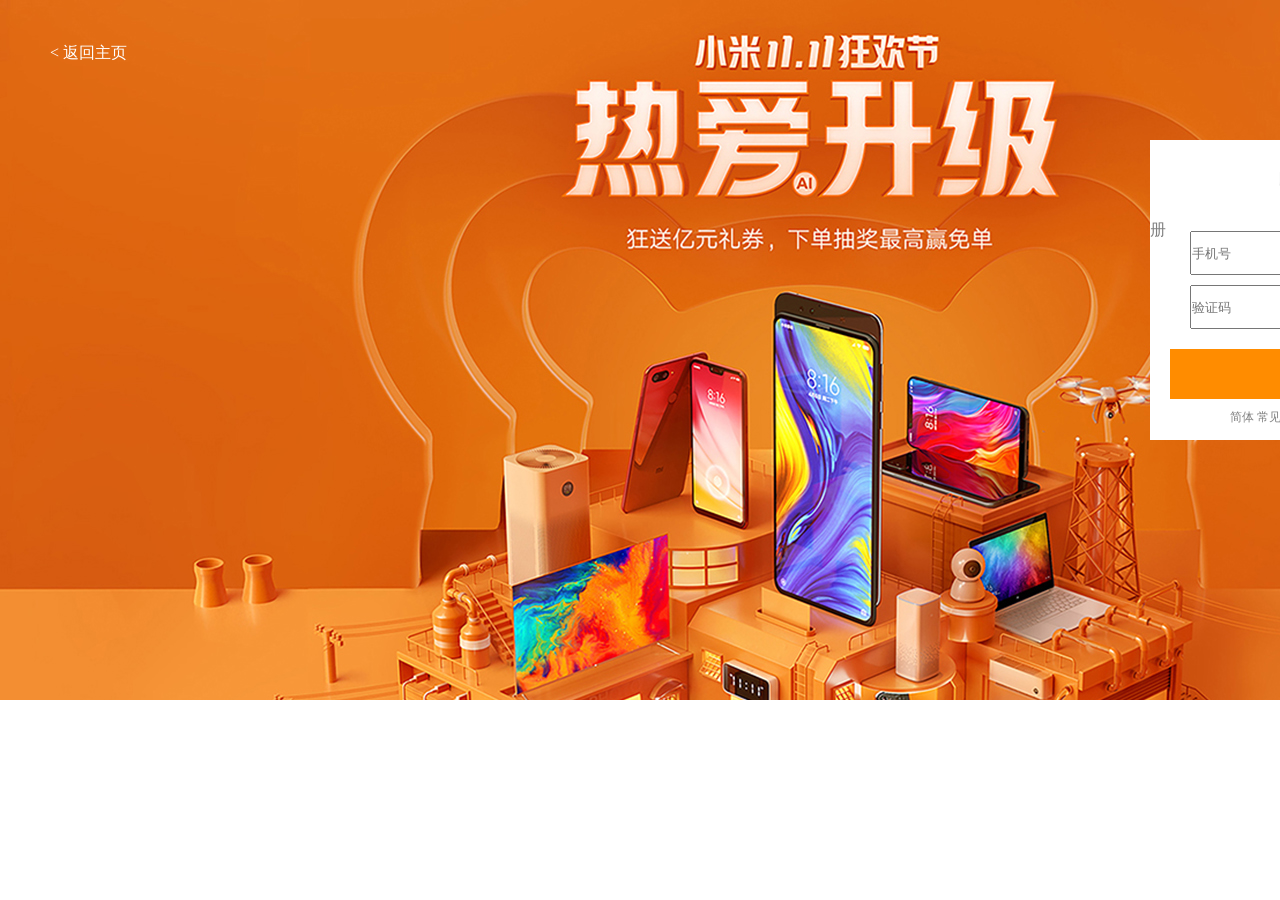
<file: register.html>
<!DOCTYPE html>
<html lang="en">
	<head>
		<meta charset="utf-8" />
		<title></title>
		<script type="text/javascript" src="./js/jquery-3.1.1.min.js">
		</script>
		<style>
			*{
				margin: 0px;
				padding: 0px;
			}
			#first{
				width: 1800px;
				height: 700px;
				background-image: url(img/zhuye.jpg);
			}
			.h2-1,.h2-2{
				display: inline-block;
				margin: 1em;
				text-indent: 1em;
			}
			.denglu{
				width: 300px;
				height: 50px;
				background-color: darkorange;
				position: relative;
				cursor:pointer;
				left: 20px;
				top: 20px;
			}
			.denglufont{
				position: absolute;
				top: 15px;
				left: 120px;
				color: white;
			}
			#second{
				width: 340px;
				height: 300px;
				background: white;
				position: absolute;
				top: 140px;
				left: 1150px;
			}
			a{
				text-decoration: none;
				color: rgb(128, 128, 128);
			}
			a:hover{
				color: #FF8C00;
			}
			.a{
				height: 40px;
				width: 260px;
				position: relative;
				left: 40px;
				top: -10px;
			}
			.b{
				height: 40px;
				width: 260px;
				position: relative;
				left: 40px;
			}
			ul{
				list-style: none;
				font-size: 12px;
			}
			.c{
				position: relative;
				top: 30px;
				left: 80px;
			}	
			.d li{
				position: relative;
				left: 170px;
				top: 13px;

			}
			.c li,.d li{
				display: inline-block;
			}
		</style>
	</head>
	<body>
		<script type="text/javascript">
			$(document).ready(function(){
				$(".denglu").click(function(){
					alert("请输入手机号");
				})
			})
		</script>
		<div id="first"></div>
		<div id="second">
			<a href="index.html" style="position: relative;bottom: 130px;right: 1100px;color:white" class="fanhuizhuye">&lt;&nbsp;返回主页</a>
			<a href="login.html"><h2 class="h2-1">帐号登录</h2></a>&nbsp;&nbsp;&nbsp;&nbsp;<span>|</span>&nbsp;&nbsp;&nbsp;&nbsp;<a href="register.html">立即注册</a>
		<br >
		<input type="text" placeholder="手机号" class="a"/>
		<br/>
		<input type="text" placeholder="验证码" class="b"/>
		<a href="#">
		<div class="denglu">
			<p class="denglufont">立即注册</p>
		</div></a>
		<ul class="c">
			<a href="#"><li>简体</li></a>
			<a href="#"><li>常见问题</li></a>丨
		</ul>
		<ul class="d">
			<a href="#"><li>繁体</a>&nbsp;&nbsp;<a href="#">English</a></li>
		</ul>
		</div>
	</body>
</html>
</file>
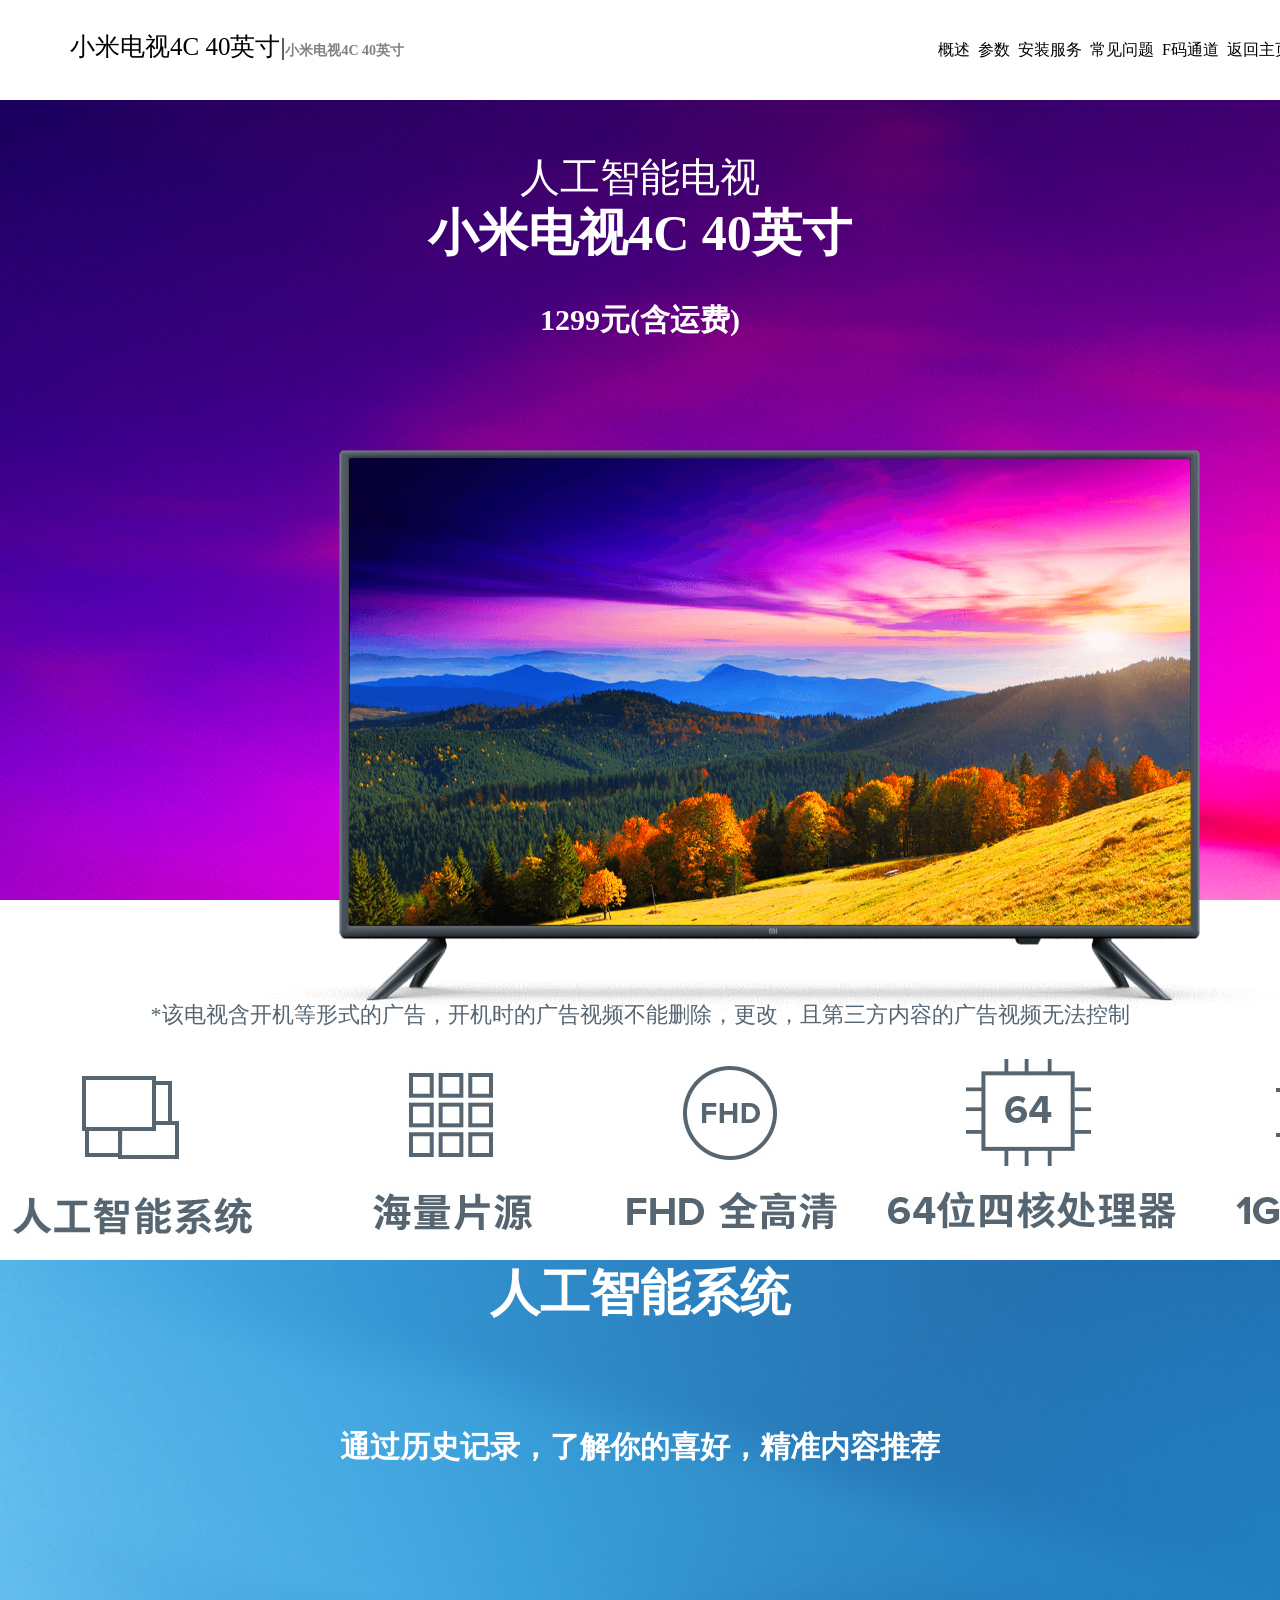
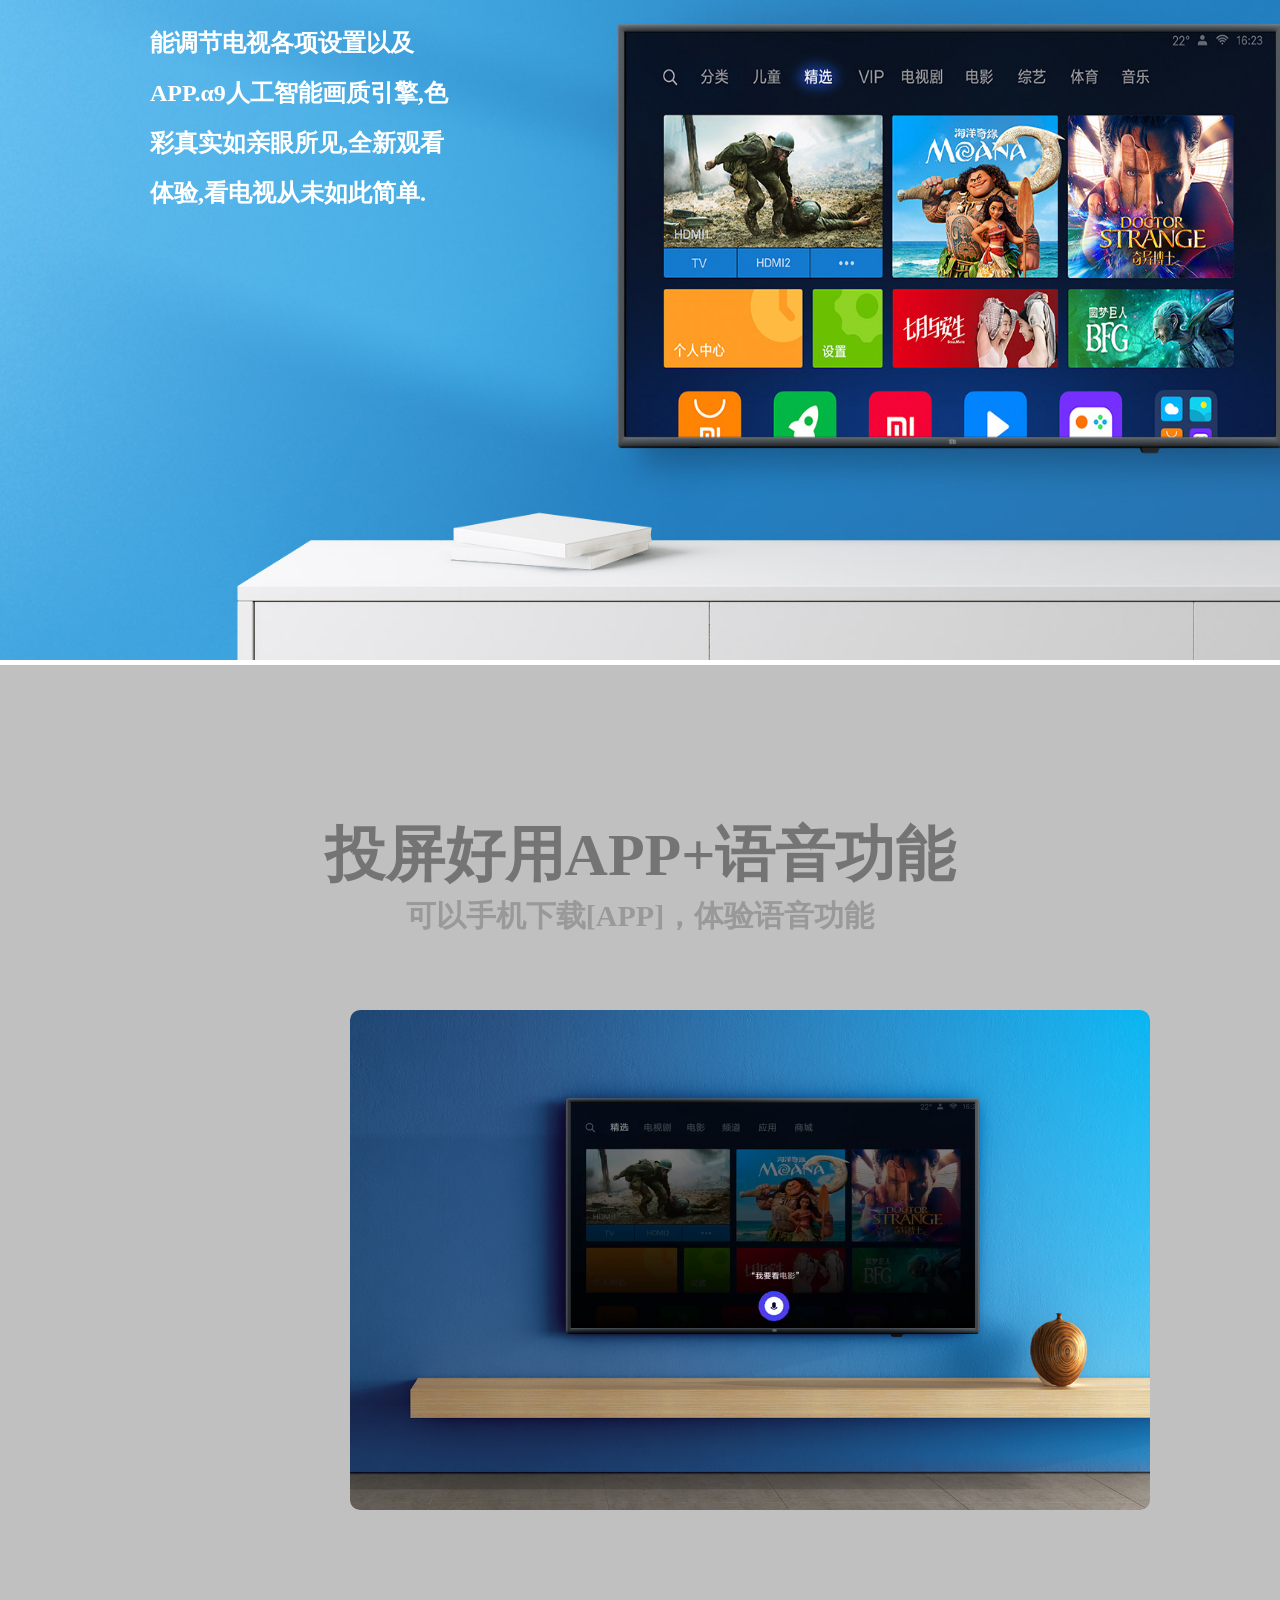
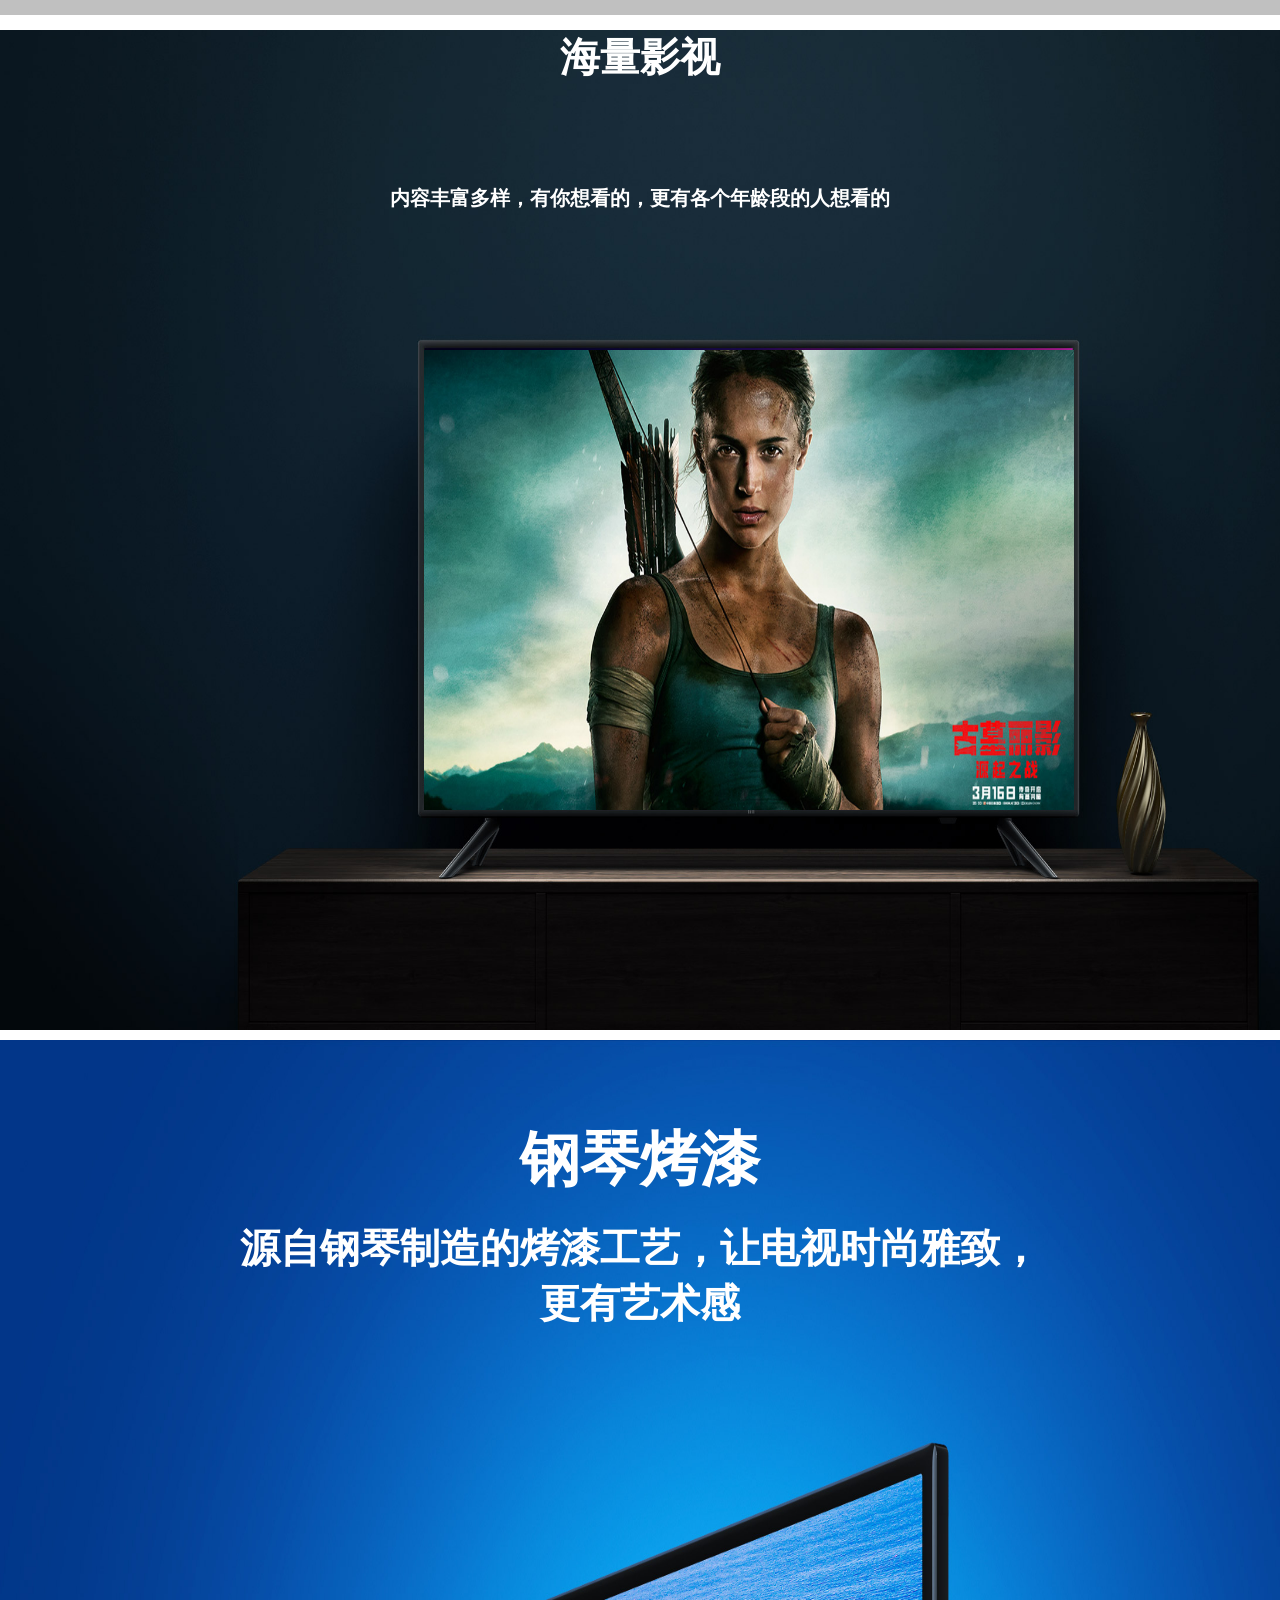
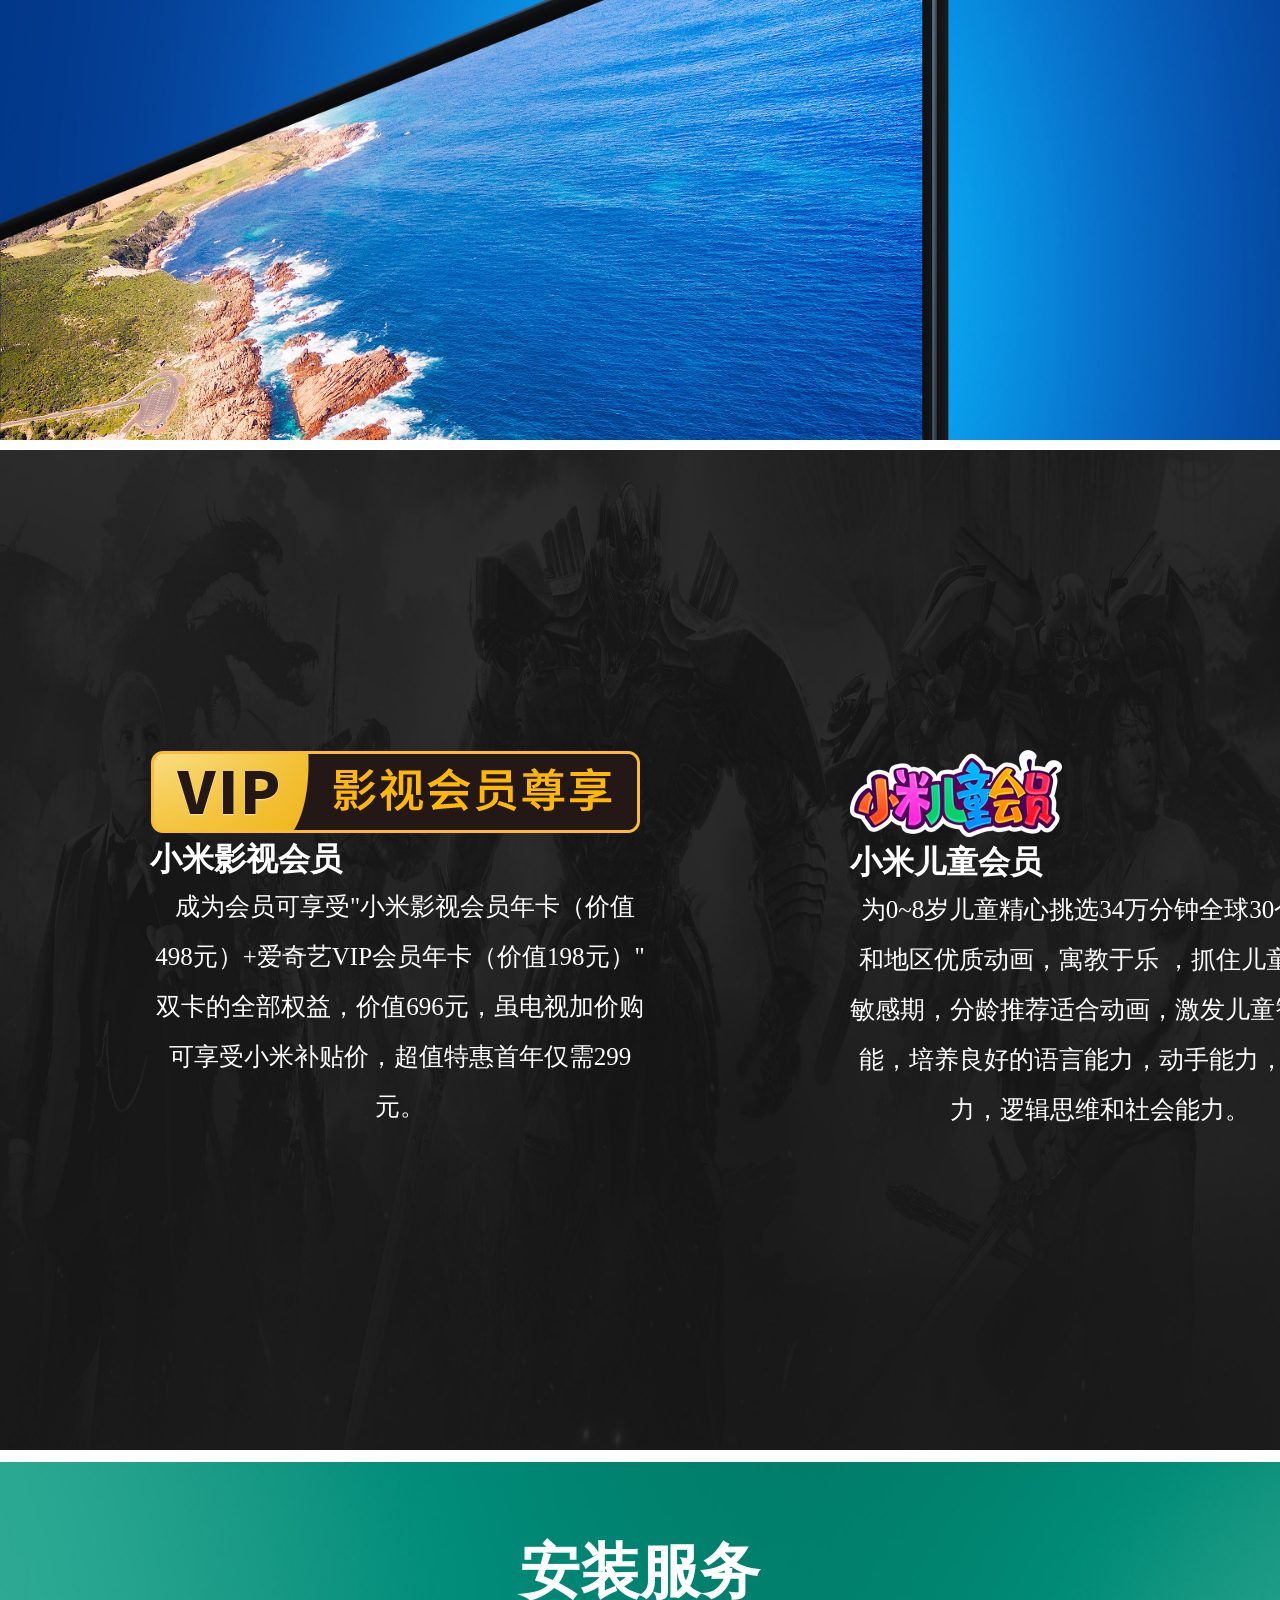
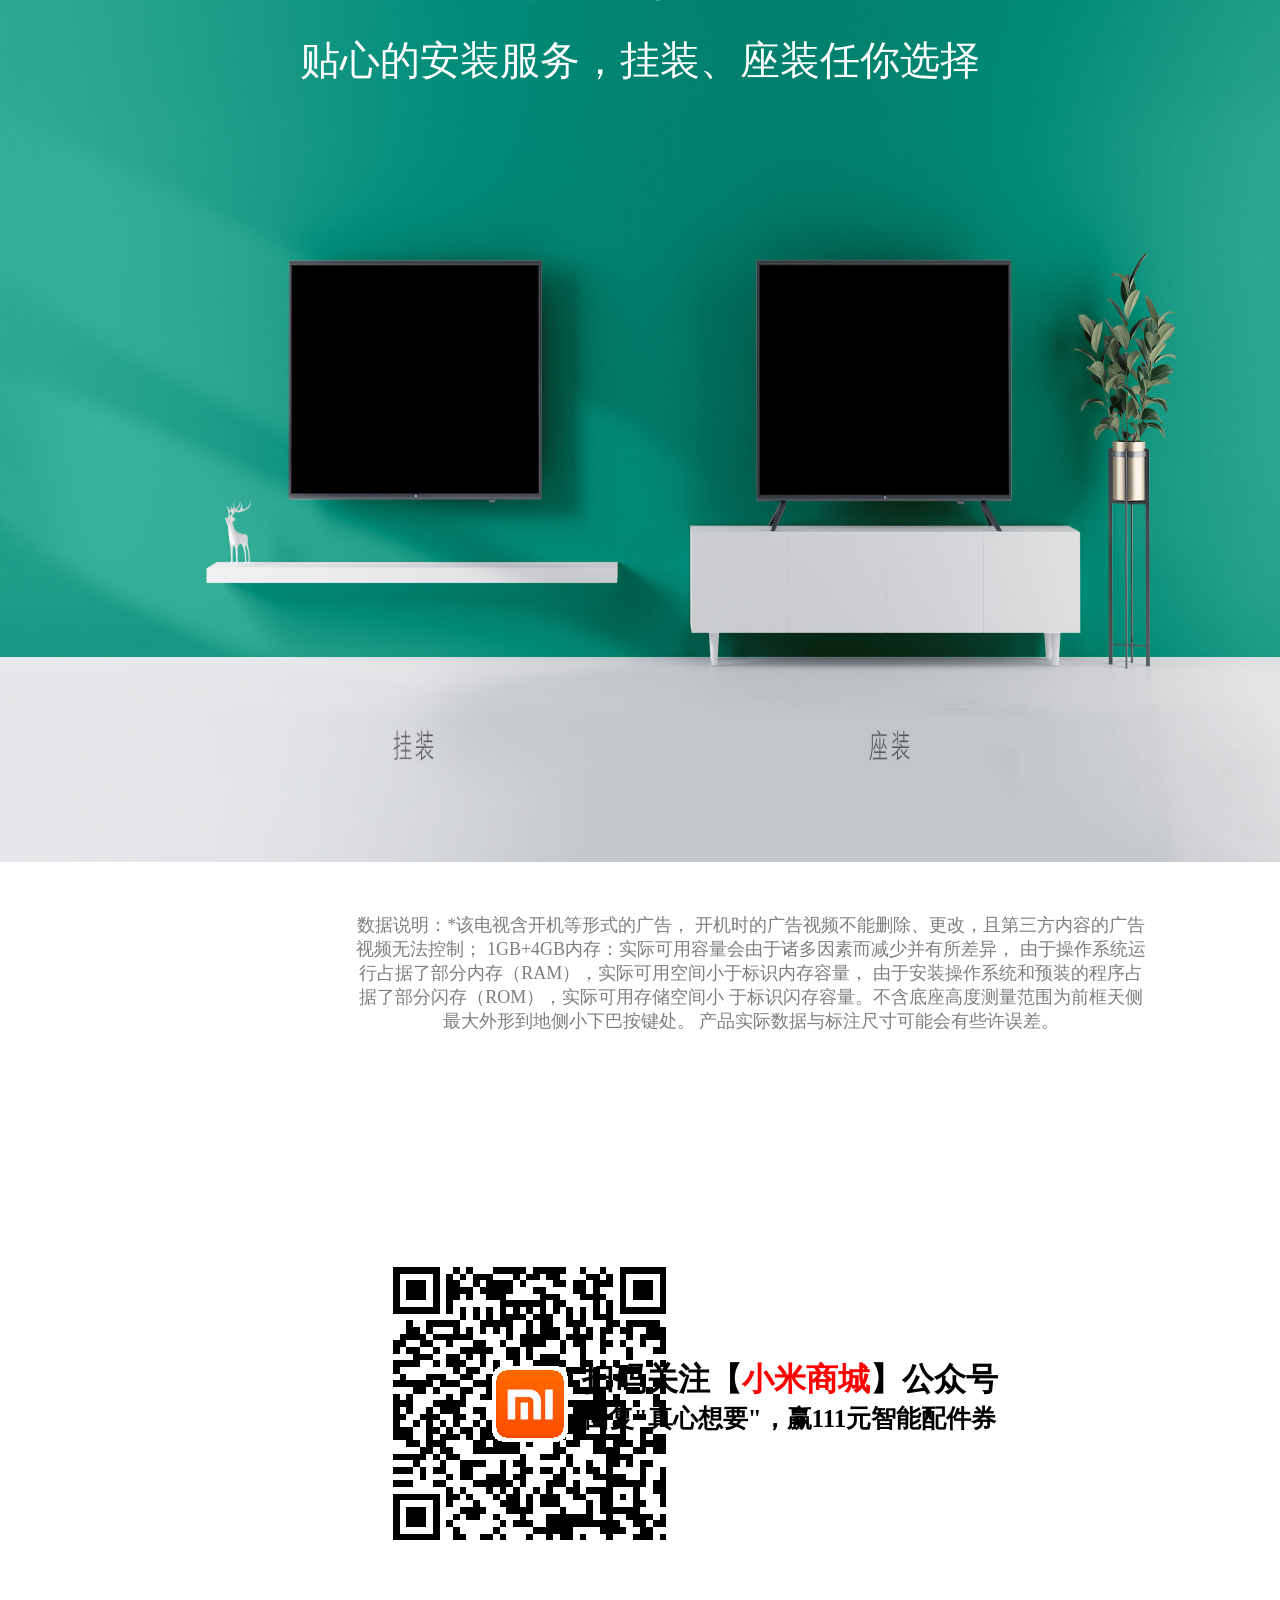
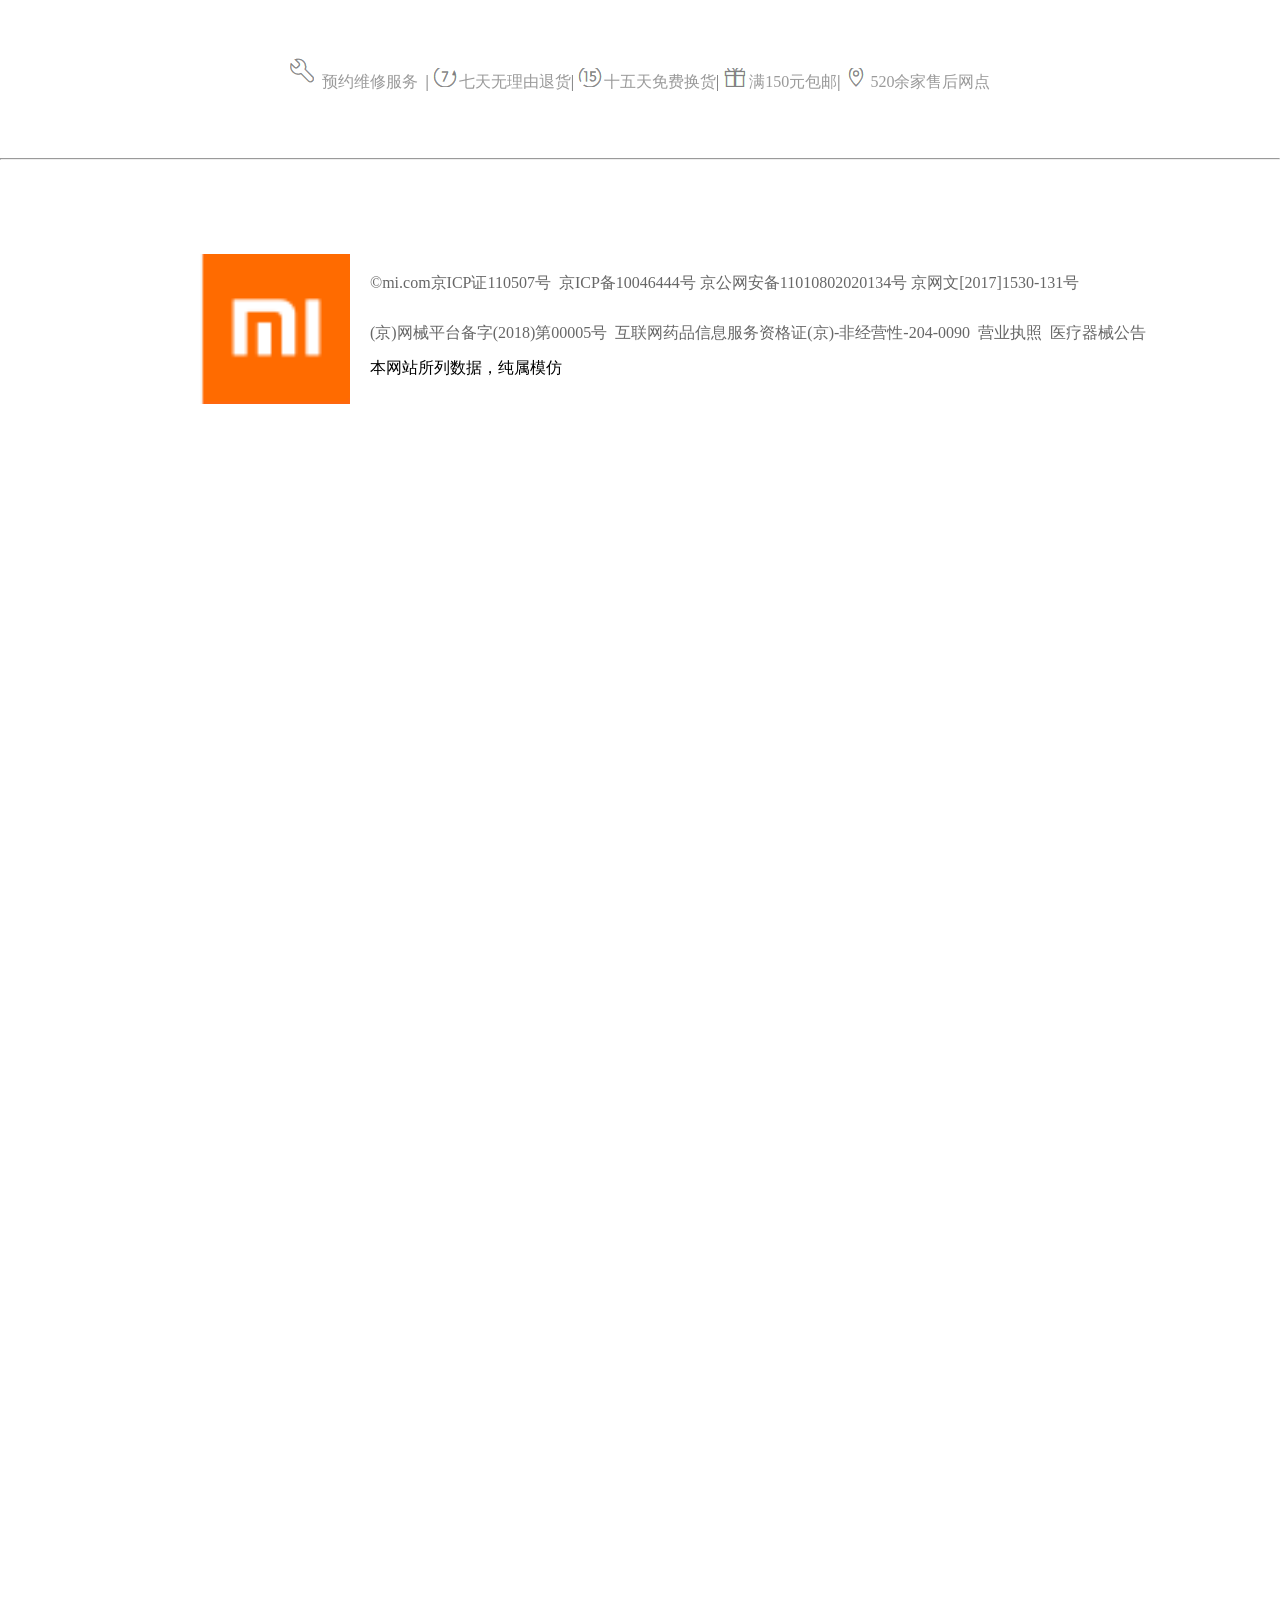
<file: tv4c.html>
<!DOCTYPE html>
<html lang="en">
	<head>
		<meta charset="utf-8" />
		<title></title>
		<style type="text/css">
			*{
				margin: 0px;
				padding: 0px;
			}

			#box1{
				width: 100%;
				height: 100px;
				background:white;
				position: fixed;
				top: 0;
				left: 0;
				z-index: 5;
			}
			div:nth-of-type(1){
				display: inline;
				position: fixed;
				right: 0;
				top: 0;
			}
			div:nth-of-type(1) h1{
				font-size: 25px;
				display: inline;
				color: #000000;
				font-weight: initial;
				position: relative;
				left: 70px;
				bottom: -30px;
			}
			div:nth-of-type(1) h2{
				font-size: 14px;
				display: inline;
				position: relative;
				left: 70px;
				bottom: -30px;
			}
			div:nth-of-type(1) h2 a{
				color: #818181;
				text-decoration: none;
			}
			div:nth-of-type(1) a:hover{
				color: orange;
			}
			div:nth-of-type(1) p{
				display: inline;
				color: #616161;
				position: relative;
				left: 600px;
				bottom: -30px;
			}
			div:nth-of-type(1) p a{
				color: #000000;
				text-decoration: none;
			}
			div:nth-of-type(1) span a{
				border: 5px;
				background-color: orange;
				text-decoration: none;
				border-radius: 1px;
				box-shadow: 2px 2px 2px orange;
				color: white;
			}
			div:nth-of-type(1) span a:hover{
				color: white;
				background-color: darkorange;
			}
			#frist{
				height: 900px;
				width: 100%;
				background-image: url(img/top.jpg);
				background-repeat:no-repeat;
				position: relative;
			}
			.wen1{
				height: 50px;
				font-size: 40px;
				font-weight: 100;
				text-align: center;
				color: white;
				position: relative;
				bottom: -150px;
				z-index: 2;
			}
			.wen2{
				height: 100px;
				font-size: 50px;
				font-weight: bolder;
				text-align: center;
				color: white;
				position: relative;
				bottom: -150px;
				z-index: 2;
			}
			.wen3{
				height: 50px;
				font-size: 30px;
				font-weight: bold;
				text-align: center;
				position: relative;
				bottom: -150px;
				color: white;
				z-index: 2;
			}
			.dian1{
				width: 100%;
				height: 800px;
				background-image: url(img/toptv.png);
				background-size:1238px 622px ;
				position: relative;
				bottom: 450px;
				left: 150px;
				text-align: center;
				z-index: 2;
				font-size: 12px;
				color: #FFFFFF;
				background-repeat:no-repeat;
			}
		.dianwen{
			font-size: 22px;
			text-align: center;
			margin-top: 0;
			position: relative;
			bottom: 700px;
			color: #556572;
		}
			.hang{
				display: inline;
				
				list-style: none;
				position: relative;
				bottom: 700px;
			}
			li:nth-of-type(1){
				
				position: relative;
				left: -50px;
				bottom: -40px;
			}
			li:nth-of-type(2){
				position: relative;
				left: 270px;
				bottom: 140px;
			}
			li:nth-of-type(3){
				position: relative;
				left: 550px;
				bottom: 320px;
			}
			li:nth-of-type(4){
				position: relative;
				left: 850px;
				bottom: 500px;
			}
			li:nth-of-type(5){
				position: relative;
				left: 1190px;
				bottom: 670px;
			}
			.ren{
				width: 100%;
				height: 1500px;
				background-image:url(img/p2.jpg) ;
				background-size: 1900px 1000px;
				background-repeat: no-repeat;
				position: relative;
				bottom: 1350px;
			}
			.ren h1{
				font-size: 50px;
				color: white;
				text-align: center;
				font-weight: bolder;
				position: relative;
				bottom: 0px;
				z-index: 2;
			}
			.ren p{
				font-size: 30px;
				color: white;
				text-align: center;
				font-weight: bold;
				position: relative;
				bottom: -100px;
			}
			.ren h2{
				width: 300px;
				height: 600px;
				color: white;
				position: relative;
				left: 150px;
				bottom: -250px;
				line-height: 50px;
			}
			.shang{
			width: 100%;
			height: 950px;
			position: relative;
			bottom: 1845px;
			background-color: #C0C0C0;
			display: inline-block;
			
		}
		.shang h3{
			font-size: 60px;
			font-weight: bolder;
			text-align: center;
			color: #747474;
			position: relative;
			bottom: -150px;
			z-index: 1;
		}
		.shang h4{
			font-size: 30px;
			font-weight: bold;
			text-align: center;
			color: #999999;
			position: relative;
			bottom: -150px;
			z-index: 1;
		}
		#shi{
			width: 800px;
			height: 500px;
			background-image: url(img/p30-r.png);
			background-size: 800px 500px;
			position: relative;
			left: 350px;
			bottom: 2450px;
			border-radius: 10px;
			background-repeat:no-repeat ;
			z-index: 1;
		}
		#ping{
			position: relative;
			left: 223px;
			bottom: 68px;
			z-index: 2;
		}
		.juzhong{
			width: 100%;
			height: 1000px;
				position: relative;
				bottom: 2330px;
				background-image:url(img/p4-bg.jpg) ;
				background-size: 1500px 1000px;
				background-repeat: no-repeat;
			}
			
			.ying{
				width: 941px;
				height: 460px;
				background-image: url(img/content-img-1.jpg);
				background-size: 650px 464px;
				background-repeat:no-repeat;
				position: relative;
				left: 424px;
				bottom: -238px;
				z-index: 2;
			}
			.juzhong h1{
			font-size: 40px;
			font-weight: bolder;
			text-align: center;
			color: white;
			position: relative;
			bottom: -0px;
		}
		.juzhong p{
			font-size: 20px;
			font-weight: bold;
			text-align: center;
			color: white;
			position: relative;
			bottom: -100px;
		}
		#fan{
			width: 100%;
			height: 1000px;
			background-image: url(img/p9-bg.jpg);
			background-size: 100% 1000px;
			background-repeat: no-repeat;
			position: relative;
			bottom: 2320px;
		}
		#fan h1{
			font-size: 60px;
			font-weight: bolder;
			text-align: center;
			color: white;
			position: relative;
			bottom: -80px;
			z-index: 1;
		}
		#fan p{
			font-size: 40px;
			font-weight: bold;
			text-align: center;
			color: white;
			position: relative;
			bottom: -100px;
		}
		#vip{
			width: 100%;
			height: 1000px;
			background-image: url(img/index_vip_bg.jpg);
			background-size: 100% 1000px;
			background-repeat: no-repeat;
			position: relative;
			bottom: 2310px;
			display:inline-block;
		}
		.vip1{
			width: 500px;
			height: 1000px;
			position: relative;
			left: 150px;
			bottom: -300px;
		}
		.vip1 p{
			text-align: center;
			color: white;
			font-size: 25px;
			line-height: 50px;
			text-indent: 10px;
		}
		.vip1 h1{
			color: white;
		}
		.vip2{
			width: 500px;
			height: 1000px;
			position: relative;
			left: 850px;
			bottom: 700px;
		}
		.vip2 p{
			text-align: center;
			color: white;
			font-size: 25px;
			line-height: 50px;
			text-indent: 10px;
		}
		.vip2 h1{
			color: white;
		}
		#anzhang{
			width: 100%;
			height: 1000px;
			background-image: url(img/p11-bg.jpg);
			background-size:100% 1000px;
			background-repeat: no-repeat;
			position: relative;
			bottom: 2670px;
		}		
			#anzhang h1{
			font-size: 60px;
			font-weight: bolder;
			text-align: center;
			color: white;
			position: relative;
			bottom: -70px;
		}
		#anzhang p{
			font-size: 40px;
			font-weight: initial;
			text-align: center;
			color: white;
			position: relative;
			bottom: -90px;
		}
		.shuo{
			border: 1px solid white;
			width: 800px;
			font-size: 18px;
			text-align: center;
			transition: 2s;
			position: relative;
			bottom: 2620px;
			left: 350px;
			color: black;
			opacity: 0.5;
		}
		#lianxi{
			width: 100%;
			height: 1000px;
			position: relative;
			bottom: 2400px;
			display: inline-block;
		}
		#tu{
			width: 100%;
			position: relative;
			left: 380px;
		}
		#lianxi1{
			width: 100%;
			height: 100px;
			display: block;
			text-align: center;
			position: relative;
			left: 150px;
			bottom: 200px;
		}
		#lianxi1 h1{
			color: #000000;
		}
		#lianxi1 p{
			font-size: 25px;
			font-weight: bold;
		}
		#lianxi1 span{
			color: red;
		}
		#lianxi2{
			width: 100%;
			height: 100px;
			display: block;
			color: #424242;
			opacity: 0.8;
			text-align: center;
		}
		#lianxi2 span:hover{
			color: orange;
		}
		#lianxi2 a:hover{
			color: orange;
		}
		#lianxi2 a{
			text-align: center;
			color: #818181;
			text-decoration: none;
		}
		#zui{
			width: 100%;
			height: 300px;
			display: block;
			position: relative;
			bottom: 2800px;
			left: 200px;
		}
		#zui img{
			width: 150px;
			height: 150px;
		}
		
		#zui div span a{
			text-decoration: none;
		}
		.jiange{
			position: relative;
			left: 170px;
			bottom: 150px;
		}
		#zui div a{
			text-decoration: none;
			color: #000000;
		}
		#zui p a{
			line-height: 50px;
			text-decoration: none;
			color: #000000;
			opacity: 0.6;
		}
		#zui p{
			position: relative;
			left: 170px;
			bottom: 150px;
			display: block;
		}
		#zui p a:hover{
			color: orange;
		}
		#zui div a:hover{
			color: orange;
		}
		</style>
	</head>
	<body>
		<div id="box1">
			<h1>小米电视4C 40英寸|</h1><h2><a href="">小米电视4C 40英寸</a></h2>
			<p><a href="">概述</a>&nbsp;&nbsp;<a href="">参数</a>&nbsp;&nbsp;<a href="">安装服务</a>&nbsp;&nbsp;<a href="">常见问题</a>&nbsp;&nbsp;<a href="">F码通道</a>&nbsp;&nbsp;<a href="index.html">返回主页</a>&nbsp;&nbsp;
				<span><a href="">立即购买</a></span></p>
		</div>
		<div id="frist">
				<h2 class="wen1">人工智能电视</h2>
				<h2 class="wen2">小米电视4C 40英寸</h2>
				<h2 class="wen3"> 1299元(含运费) </h2>
			</div>
			<div class="dian1">
			</div>
			<div>
				<p class="dianwen">
					*该电视含开机等形式的广告，开机时的广告视频不能删除，更改，且第三方内容的广告视频无法控制
				</p>
				<ul class="hang">
					<li><img src="img/top-1.jpg"/></li>
					<li><img src="img/top-2.jpg"/></li>
					<li><img src="img/top-3.jpg"/></li>
					<li><img src="img/top-4.jpg"/></li>
					<li><img src="img/top-5.jpg"/></li>
				</ul>
			</div>
			<div class="ren">
			<h1>人工智能系统</h1>
			<p>通过历史记录，了解你的喜好，精准内容推荐</p>
			<h2>能调节电视各项设置以及APP.α9人工智能画质引擎,色彩真实如亲眼所见,全新观看体验,看电视从未如此简单.</h2>
		</div>
		<div class="shang">
			<h3>投屏好用APP+语音功能</h3>
			<h4>可以手机下载[APP]，体验语音功能</h4>
			</div>
			<div id="shi">
				<div id="ping">
					<video width="400" height="400"
						autoplay="autoplay" loop="loop">
					<source src="img/video.mp4" type="video/mp4">
					<source src="img/video.mp4" type="video/ogg">
					<source src="img/video.mp4" type="video/webm">
					<object width="" height="400" type="application/x-shockwave-flash" data="myvideo.swf">
						<param name="movie" value="myvideo.swf" />
						<param name="flashvars" value="autostart=true&amp;file=myvideo.swf" />
					</object>
					当前浏览器不支持 video直接播放，点击这里下载视频： <a href="myvideo.webm">下载视频</a>
				</video>
				</div>
			</div>
			<div class="juzhong">
				<h1>海量影视</h1>
			<p>内容丰富多样，有你想看的，更有各个年龄段的人想看的</p>
		<div>
		</div>
		<div class="ying"> </div>
		</div>
		<div id="fan">
			<h1>钢琴烤漆</h1>
			<p>源自钢琴制造的烤漆工艺，让电视时尚雅致，<br />
			更有艺术感
			</p>
		</div>
		<div id="vip">
			<div></div>
			<div class="vip1">
				<img src="img/vip_icon.png"/>
				<h1>小米影视会员</h1>
				<p>成为会员可享受"小米影视会员年卡（价值498元）+爱奇艺VIP会员年卡（价值198元）"
				双卡的全部权益，价值696元，虽电视加价购可享受小米补贴价，超值特惠首年仅需299元。</p>
			</div>
			<div class="vip2">
				<img src="img/vip_right.png"/>
				<h1>小米儿童会员</h1>
				<p>为0~8岁儿童精心挑选34万分钟全球30个国家和地区优质动画，寓教于乐
				，抓住儿童成长敏感期，分龄推荐适合动画，激发儿童智力潜能，培养良好的语言能力，动手能力，
				记忆力，逻辑思维和社会能力。</p>
			</div>
		</div>
		<div id="anzhang">
			<h1>安装服务</h1>
			<p>贴心的安装服务，挂装、座装任你选择</p>
		</div>
		<div class="shuo">数据说明：*该电视含开机等形式的广告，
			开机时的广告视频不能删除、更改，且第三方内容的广告视频无法控制；
			1GB+4GB内存：实际可用容量会由于诸多因素而减少并有所差异，
			由于操作系统运行占据了部分内存（RAM），实际可用空间小于标识内存容量，
			由于安装操作系统和预装的程序占据了部分闪存（ROM），实际可用存储空间小
			于标识闪存容量。不含底座高度测量范围为前框天侧最大外形到地侧小下巴按键处。
			产品实际数据与标注尺寸可能会有些许误差。</div>
			<div id="lianxi">
				<div id="tu">
					<img src="img/b30def5a8f0e967d128dec2b49751aa6.png"/>
				</div>
				<div id="lianxi1">
					
					<h1>扫码关注【<span>小米商城</span>】公众号</h1>
					<p>回复"真心想要"，赢111元智能配件券</p>
				</div>
				<div id="lianxi2">
					<a href=""><span><img src="img/截图 2018-11-03 12.08.41.png"/></span>&nbsp;&nbsp;预约维修服务&nbsp;&nbsp;</a>|
					<a href=""><img src="img/7.png"/>七天无理由退货</a>|
					<a href=""><img src="img/15.png"/>十五天免费换货</a>|
					<a href=""><img src="img/礼品.png"/>满150元包邮</a>|
					<a href=""><img src="img/标点.png"/>520余家售后网点</a>
				</div>
				<hr />
			</div>
			<div id="zui">
				<img src="img/截图 2018-11-03 12.15.14.png"/>
				<div class="jiange"><a href="">&nbsp;小米商城&nbsp;</a>|<a href="">&nbsp;MIUI&nbsp;</a>|<a href="">&nbsp;米家&nbsp;</a>|<a href="">&nbsp;米聊&nbsp;</a>|<a href="">&nbsp;多看&nbsp;</a>|<a href="">&nbsp;游戏&nbsp;</a>|<a href="">&nbsp;路由器&nbsp;</a>|<a href="">&nbsp;米粉卡&nbsp;</a>|<a href="">&nbsp;政企服务&nbsp;</a>|<a href="">&nbsp;小米天猫店&nbsp;</a>|<a href="">&nbsp;隐私政策&nbsp;</a>|<a href="">&nbsp;问题反馈&nbsp;</a>|<a href="">&nbsp;廉政举报&nbsp;</a>|<a href="">&nbsp;Select Region&nbsp;</a></div>
				<p>
					<a href="">&copy;<span>mi.com</span>京ICP证110507号</a>&nbsp
					<a href="">京ICP备10046444号</a>&nbsp;<a href="">京公网安备11010802020134号</a>&nbsp;<a href="">京网文[2017]1530-131号</a>
				</p>
				<p>
					<a href="">(京)网械平台备字(2018)第00005号</a>&nbsp;
					<a href="">互联网药品信息服务资格证(京)-非经营性-204-0090</a>&nbsp;
					<a href="">营业执照</a>&nbsp;
					<a href="">医疗器械公告</a>
				</p>
				<p>
					本网站所列数据，纯属模仿
				</p>
			</div>
		</div>
	</body>
</html>
</file>
<file: css/style.css>
.img-logo{
    position: relative;
    left: 100px;
    top: 20px;
}
.list-1{
    position: relative;
    bottom: 20px;
}
.list-ul-2 li{
    display: inline;
    margin-left: 40px;
}
.list-ul-2 li a{
    color:black;
    text-decoration: none;
    font-size: 15px;
}
.list-ul-2 li a:hover{
    color: coral;
}
.dingbu a{
    color: white;
    text-decoration: none;
    font-size: 13px;
    opacity: 0.5;
    padding:6px;
}
.list-1 a{
    color: white;
    text-decoration: none;
    position: relative;
    font-size: 13px;
    opacity: 0.5;
    left:150px;
    padding:6px;
}
.list-1 a:hover{
    opacity: 1;
}
.dingbu a:hover{
    opacity: 1;
}
.dingbu{
    background: black;
    line-height: 40px;
}
#list-show-1{
    width: 1226px;
    height: 1272px;
    border: solid red 1px;
    margin: 0 auto;
}
#list-show-2{
    width: 1226px;
    height: 460px;
    border: solid blue 1px;
    margin: 0 auto;
}
#list-left{
    width: 234px;
    height: 460px;
    border: solid green 1px;
    float: left;
    background: rgba(0,0,0,0.8);
    position: relative;
    bottom: 465px;
}
li div{

}
#img1 li{
    list-style: none;
    display: inline-block;
    margin-left: 100px;
    background-color: #fff;
}
#img1{
    position: absolute;
    background-color: #fff;
    width: 100%;
    z-index: 9999;
}
#list-show-1{
    margin: 0 auto;
    position: absolute;
    left: 100px;
}
#list-left div{
    width: 100%;
    height: 50px;
    margin: 0 auto;
}
#list-left div p{
    position: relative;
    top: 10px;

}
#list-left div:hover{
    width: 100%;
    height: 50px;
    background-color: #D2691E;
}
.list-show-2-1{
    position: absolute;
    bottom: 412px;
    left: 240px;
}
.list-show-2-1 li{
    display: inline-block;
    list-style: none;
    margin-left: 100px;
}
#list-left-1{
    height: 30px;
}
</file>
<file: css/mybjb.css>
.img-logo{
    position: relative;
    left: 100px;
    top: 20px;
}
.list-1{
    position: relative;
    right: 100px;
    bottom: 20px;
}
    .list-ul-2 li{
        display: inline;
        margin-left: 40px;
    }
    .list-ul-2 li a{
        color:black;
        text-decoration: none;
        font-size: 15px;
    }
    .list-ul-2 li a:hover{
        color: coral;
    }
    .dingbu a{
        color: white;
        text-decoration: none;
        position: relative;
        font-size: 13px;
        opacity: 0.5;
          left:150px;
          padding:6px;
    }
    .list-1 a{
        color: white;
        text-decoration: none;
        position: relative;
        font-size: 13px;
        opacity: 0.5;
          left:150px;
          padding:6px;
    }
    .list-1 a:hover{
        opacity: 1;
    }
    .dingbu a:hover{
        opacity: 1;
    }
    .dengLu{
        position: relative;
        left: 600px;
    }
    .zhuche{
        position: relative;
        left: 600px;
    }
    .xiaoxi{
        position: relative;
        left: 600px;
    }
    .dingbu{
        background: black;
        line-height: 40px;			
    }
    #list-show-1{
        width: 1226px;
        height: 1272px;
        border: solid red 1px;
        margin: 0 auto;
    }
    #list-show-2{
        width: 1226px;
        height: 460px;
        border: solid blue 1px;
        margin: 0 auto;
        }
        #list-left{
        width: 234px;
        height: 460px;
        border: solid green 1px;
        float: left;
        background: rgba(0,0,0,0.8);
        position: relative;
        bottom: 465px;
        }
        li div{
            
        }
        #img1 li{
            list-style: none;
            display: inline-block;
            margin-left: 100px;
            background-color: white;
        }
        #img1{
            position: absolute;
            background-color: white;
            width: 100%;
        }
        #list-show-1{
            margin: 0 auto;
            position: absolute;
            left: 100px;
        }
        #list-left div{
            width: 100%;
            height: 50px;
            margin: 0 auto;
        }
    #list-left div p{
          position: relative;
          top: 10px;
                  
        }
        #list-left div:hover{
            width: 100%;
            height: 50px;
            background-color: #D2691E;
        }
        .list-show-2-1{
            position: absolute;
            bottom: 412px;
            left: 240px;
        }
        .list-show-2-1 li{
        display: inline-block;
        list-style: none;
        margin-left: 100px;
        }
        #list-left-1{
            height: 30px;
        }
</file>
